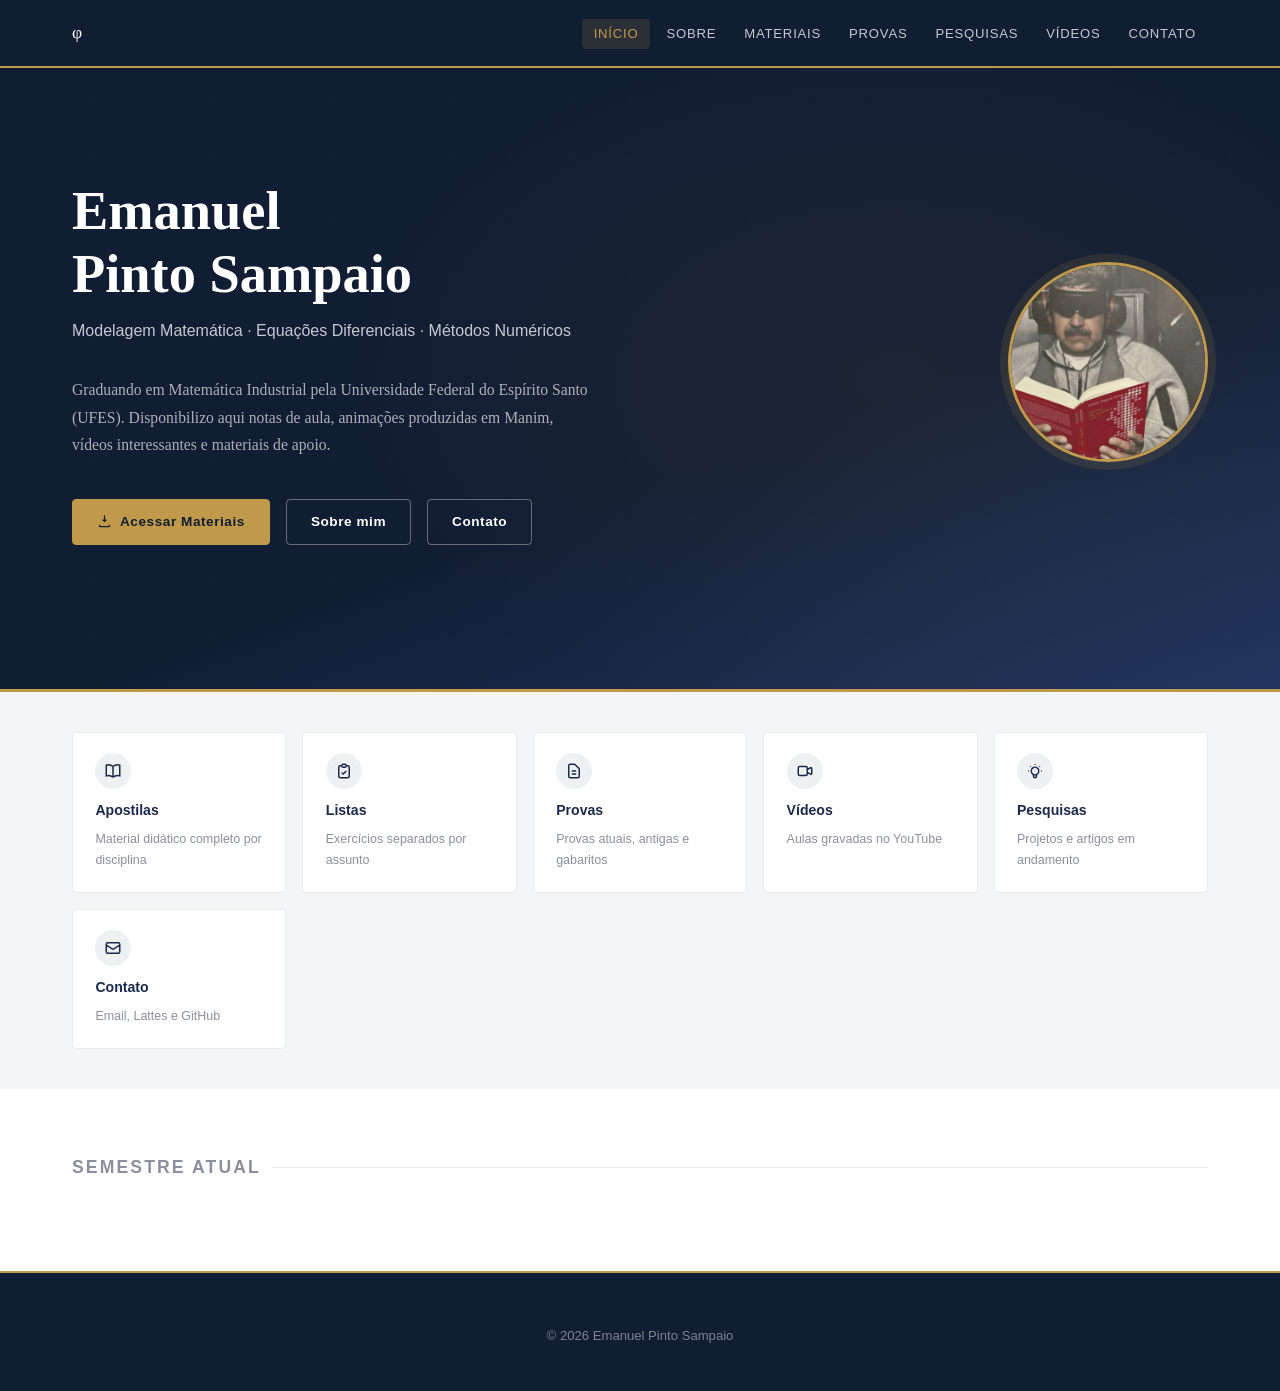
<file: index.html>
<!DOCTYPE html>
<html lang="pt-BR">
<head>
  <meta charset="UTF-8" />
  <meta name="viewport" content="width=device-width, initial-scale=1.0" />
  <title>Emanuel Pinto Sampaio — Matemática</title>
  <meta name="description" content="Emanuel Pinto Sampaio" />
  <link rel="stylesheet" href="css/style.css" />
</head>
<body>

<!-- ===== NAVBAR ===== -->
<nav class="navbar">
  <a href="index.html" class="nav-brand">
    φ </span>
  </a>
  <button class="nav-toggle" aria-label="Menu">
    <span></span><span></span><span></span>
  </button>
  <ul class="nav-links">
    <li><a href="index.html">Início</a></li>
    <li><a href="sobre.html">Sobre</a></li>
    <li><a href="materiais.html">Materiais</a></li>
    <li><a href="provas.html">Provas</a></li>
    <li><a href="pesquisas.html">Pesquisas</a></li>
    <li><a href="videos.html">Vídeos</a></li>
    <li><a href="contato.html">Contato</a></li>
  </ul>
</nav>

<!-- ===== HERO ===== -->
<div class="page-wrapper">
  <section class="hero">
    <div class="hero-inner container">
      <div class="hero-text">
        <!-- Edite: cargo e departamento -->
         <!--
        <p class="hero-tag">O que sabemos é uma gota; o que ignoramos é um oceano. <span>— Isaac Newton</span></p>
        -->
        <!-- Edite: nome completo -->
        <h1>Emanuel<br>Pinto Sampaio</h1>

        <!-- Edite: área de atuação -->
        <p class="hero-subtitle">
          Modelagem Matemática · Equações Diferenciais · Métodos Numéricos
        </p>

        <!-- Edite: texto de apresentação -->
        <p class="hero-bio">
          Graduando em Matemática Industrial pela Universidade Federal do Espírito Santo (UFES).
          Disponibilizo aqui notas de aula, animações produzidas em Manim, vídeos interessantes e materiais de apoio.
        </p>

        <div class="hero-actions">
          <a href="materiais.html" class="btn btn-primary">
            <svg width="15" height="15" fill="none" stroke="currentColor" stroke-width="2" viewBox="0 0 24 24"><path d="M12 2v10m0 0l-3-3m3 3l3-3M4 17v2a1 1 0 001 1h14a1 1 0 001-1v-2"/></svg>
            Acessar Materiais
          </a>
          <a href="sobre.html" class="btn btn-outline">Sobre mim</a>
          <a href="contato.html" class="btn btn-outline">Contato</a>
        </div>
      </div>

      <!-- FOTO: substitua o placeholder pela tag <img> abaixo:
           <img src="arquivos/foto.jpg" alt="Prof. Emanuel Pinto Sampaio" class="hero-photo" />
      -->
      <img src="{css,js,arquivos}/foto.jpeg" alt="Emanuel Pinto Sampaio" class="hero-photo" />
          <circle cx="12" cy="8" r="4"/><path d="M4 20c0-4 3.6-7 8-7s8 3 8 7"/>
    </div>
  </section>

  <!-- ===== LINKS RÁPIDOS ===== -->
  <div class="quick-links">
    <div class="quick-links-inner">

      <!-- Edite ou adicione mais cards -->
      <a href="materiais.html#apostilas" class="quick-card">
        <div class="quick-card-icon">
          <svg width="18" height="18" fill="none" stroke="currentColor" stroke-width="2" viewBox="0 0 24 24">
            <path d="M12 6.042A8.967 8.967 0 006 3.75c-1.052 0-2.062.18-3 .512v14.25A8.987 8.987 0 016 18c2.305 0 4.408.867 6 2.292m0-14.25a8.966 8.966 0 016-2.292c1.052 0 2.062.18 3 .512v14.25A8.987 8.987 0 0018 18a8.967 8.967 0 00-6 2.292m0-14.25v14.25"/>
          </svg>
        </div>
        <span class="quick-card-title">Apostilas</span>
        <p class="quick-card-desc">Material didático completo por disciplina</p>
      </a>

      <a href="materiais.html#listas" class="quick-card">
        <div class="quick-card-icon">
          <svg width="18" height="18" fill="none" stroke="currentColor" stroke-width="2" viewBox="0 0 24 24">
            <path d="M9 5H7a2 2 0 00-2 2v12a2 2 0 002 2h10a2 2 0 002-2V7a2 2 0 00-2-2h-2M9 5a2 2 0 002 2h2a2 2 0 002-2M9 5a2 2 0 012-2h2a2 2 0 012 2m-6 9l2 2 4-4"/>
          </svg>
        </div>
        <span class="quick-card-title">Listas</span>
        <p class="quick-card-desc">Exercícios separados por assunto</p>
      </a>

      <a href="provas.html" class="quick-card">
        <div class="quick-card-icon">
          <svg width="18" height="18" fill="none" stroke="currentColor" stroke-width="2" viewBox="0 0 24 24">
            <path d="M9 12h6m-6 4h6m2 5H7a2 2 0 01-2-2V5a2 2 0 012-2h5.586a1 1 0 01.707.293l5.414 5.414a1 1 0 01.293.707V19a2 2 0 01-2 2z"/>
          </svg>
        </div>
        <span class="quick-card-title">Provas</span>
        <p class="quick-card-desc">Provas atuais, antigas e gabaritos</p>
      </a>

      <a href="videos.html" class="quick-card">
        <div class="quick-card-icon">
          <svg width="18" height="18" fill="none" stroke="currentColor" stroke-width="2" viewBox="0 0 24 24">
            <path d="M15 10l4.553-2.276A1 1 0 0121 8.723v6.554a1 1 0 01-1.447.894L15 14M3 8a2 2 0 012-2h8a2 2 0 012 2v8a2 2 0 01-2 2H5a2 2 0 01-2-2V8z"/>
          </svg>
        </div>
        <span class="quick-card-title">Vídeos</span>
        <p class="quick-card-desc">Aulas gravadas no YouTube</p>
      </a>

      <a href="pesquisas.html" class="quick-card">
        <div class="quick-card-icon">
          <svg width="18" height="18" fill="none" stroke="currentColor" stroke-width="2" viewBox="0 0 24 24">
            <path d="M9.663 17h4.673M12 3v1m6.364 1.636l-.707.707M21 12h-1M4 12H3m3.343-5.657l-.707-.707m2.828 9.9a5 5 0 117.072 0l-.548.547A3.374 3.374 0 0014 18.469V19a2 2 0 11-4 0v-.531c0-.895-.356-1.754-.988-2.386l-.548-.547z"/>
          </svg>
        </div>
        <span class="quick-card-title">Pesquisas</span>
        <p class="quick-card-desc">Projetos e artigos em andamento</p>
      </a>

      <a href="contato.html" class="quick-card">
        <div class="quick-card-icon">
          <svg width="18" height="18" fill="none" stroke="currentColor" stroke-width="2" viewBox="0 0 24 24">
            <path d="M3 8l7.89 5.26a2 2 0 002.22 0L21 8M5 19h14a2 2 0 002-2V7a2 2 0 00-2-2H5a2 2 0 00-2 2v10a2 2 0 002 2z"/>
          </svg>
        </div>
        <span class="quick-card-title">Contato</span>
        <p class="quick-card-desc">Email, Lattes e GitHub</p>
      </a>

    </div>
  </div>

  <!-- ===== SEMESTRE ATUAL (seção de avisos rápidos) ===== -->
  <section class="page-section">
    <div class="container">
      <p class="section-title">Semestre atual</p>

      <div class="cards-grid">

        <!-- Edite: adicione uma card por disciplina ministrada no semestre -->
        <!--
        <div class="card">
          <p class="card-type">2025.2 · Graduação</p>
          <h3>Cálculo I</h3>
          <p>Turmas MAT001-A e MAT001-B. Segundas e quartas, 8h–10h, Sala 205.</p>
          <div class="card-footer">
            <a href="materiais.html" class="btn btn-outline-dark btn-sm">Ver materiais</a>
          </div>
        </div>

        <div class="card">
          <p class="card-type">2025.2 · Graduação</p>
          <h3>Álgebra Linear</h3>
          <p>Turma MAT030-A. Terças e quintas, 10h–12h, Sala 110.</p>
          <div class="card-footer">
            <a href="materiais.html" class="btn btn-outline-dark btn-sm">Ver materiais</a>
          </div>
        </div>

        <div class="card">
          <p class="card-type">2025.2 · Pós-graduação</p>
          <h3>Equações Diferenciais</h3>
          <p>Curso de pós-graduação em Matemática. Quartas, 14h–17h, Sala PG-02.</p>
          <div class="card-footer">
            <a href="materiais.html" class="btn btn-outline-dark btn-sm">Ver materiais</a>
          </div>
        </div>

        <div class="card">
          <p class="card-type">2025.2 · Graduação</p>
          <h3>NOME DA DISCIPLINA</h3>
          <p>Descrição, horários e sala.</p>
          <div class="card-footer">
            <a href="materiais.html" class="btn btn-outline-dark btn-sm">Ver materiais</a>
          </div>
        </div>
        -->

      </div>
    </div>
  </section>

</div><!-- /page-wrapper -->

<!-- ===== RODAPÉ ===== -->
<footer>
  <!-- Edite: nome, instituição e ano 
  <p> -->
  <p style="margin-top:.75rem;opacity:.6;">© <span id="year"></span> Emanuel Pinto Sampaio</p>
</footer>

<script src="js/main.js"></script>
<script>document.getElementById('year').textContent = new Date().getFullYear();</script>
</body>
</html>
</file>
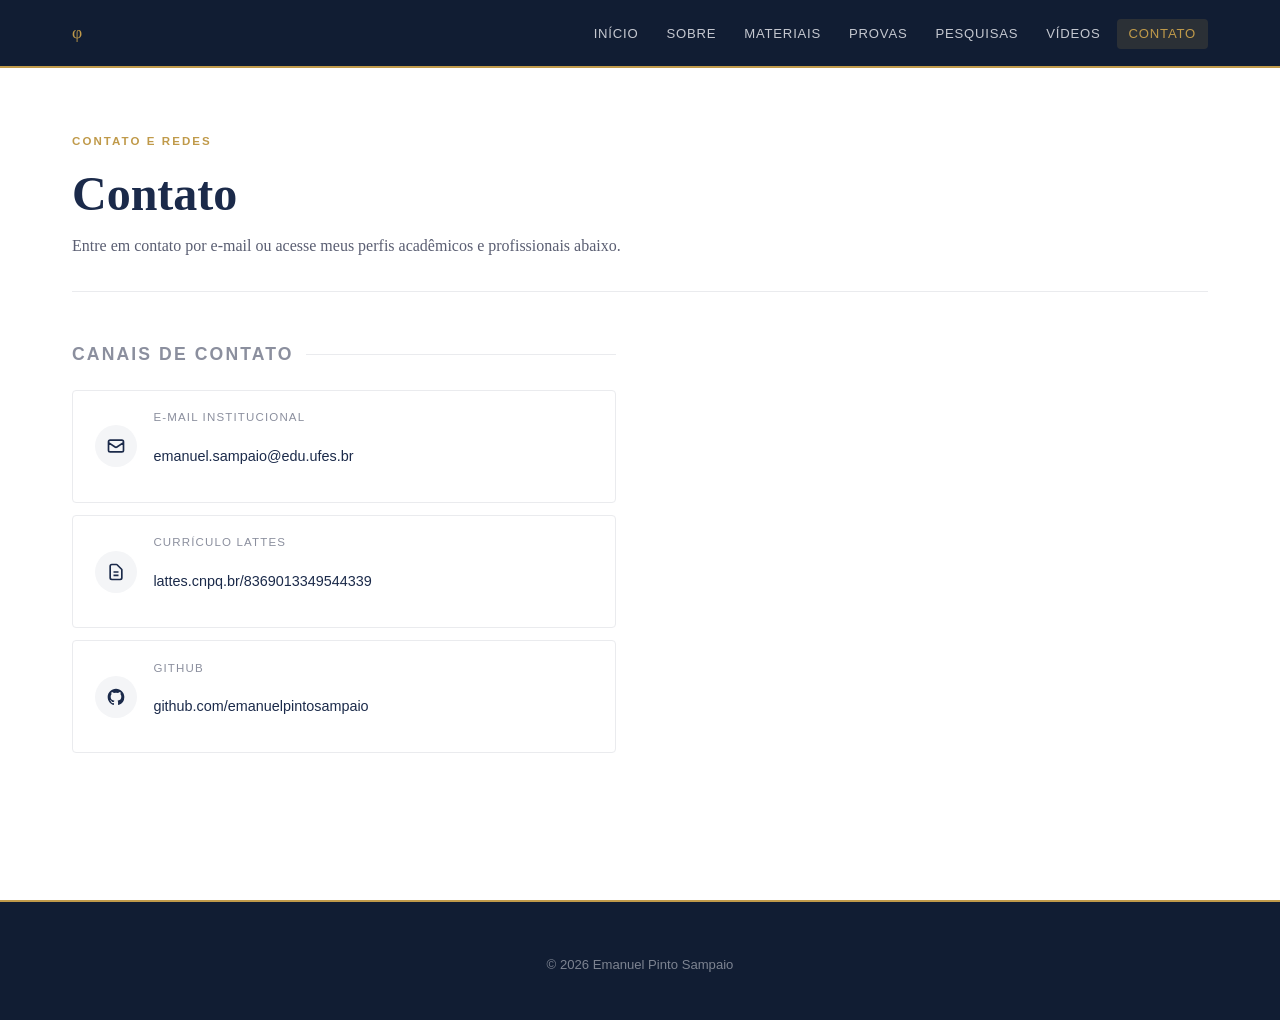
<file: contato.html>
<!DOCTYPE html>
<html lang="pt-BR">
<head>
  <meta charset="UTF-8" />
  <meta name="viewport" content="width=device-width, initial-scale=1.0" />
  <title>Contato — Emanuel Pinto Sampaio</title>
  <link rel="stylesheet" href="css/style.css" />
</head>
<body>

<nav class="navbar">
  <a href="index.html" class="nav-brand"><span>φ</span></a>
  <button class="nav-toggle" aria-label="Menu"><span></span><span></span><span></span></button>
  <ul class="nav-links">
    <li><a href="index.html">Início</a></li>
    <li><a href="sobre.html">Sobre</a></li>
    <li><a href="materiais.html">Materiais</a></li>
    <li><a href="provas.html">Provas</a></li>
    <li><a href="pesquisas.html">Pesquisas</a></li>
    <li><a href="videos.html">Vídeos</a></li>
    <li><a href="contato.html">Contato</a></li>
  </ul>
</nav>

<div class="page-wrapper">
  <div class="container">

    <header class="section-header">
      <p class="section-tag">Contato e redes</p>
      <h1>Contato</h1>
      <p>Entre em contato por e-mail ou acesse meus perfis acadêmicos e profissionais abaixo.</p>
    </header>

    <div class="contact-grid">

      <!-- ===== COLUNA ESQUERDA: LINKS ===== -->
      <div>
        <p class="section-title" style="margin-bottom:1.25rem;">Canais de contato</p>

        <!-- Edite: email e links -->
        <a href="mailto:emanuel.sampaio@edu.ufes.br" class="contact-item">
          <div class="contact-icon">
            <svg width="20" height="20" fill="none" stroke="currentColor" stroke-width="2" viewBox="0 0 24 24">
              <path d="M3 8l7.89 5.26a2 2 0 002.22 0L21 8M5 19h14a2 2 0 002-2V7a2 2 0 00-2-2H5a2 2 0 00-2 2v10a2 2 0 002 2z"/>
            </svg>
          </div>
          <div>
            <p class="contact-label">E-mail institucional</p>
            <!-- Edite: email -->
            <p class="contact-value">emanuel.sampaio@edu.ufes.br</p>
          </div>
        </a>

        <a href="http://lattes.cnpq.br/8369013349544339" target="_blank" rel="noopener" class="contact-item">
          <div class="contact-icon">
            <svg width="20" height="20" fill="none" stroke="currentColor" stroke-width="2" viewBox="0 0 24 24">
              <path d="M9 12h6m-6 4h6m2 5H7a2 2 0 01-2-2V5a2 2 0 012-2h5.586a1 1 0 01.707.293l5.414 5.414a1 1 0 01.293.707V19a2 2 0 01-2 2z"/>
            </svg>
          </div>
          <div>
            <p class="contact-label">Currículo Lattes</p>
            <!-- Edite: ID do Lattes -->
            <p class="contact-value">lattes.cnpq.br/8369013349544339</p>
          </div>
        </a>

        <a href="https://github.com/emanuelpintosampaio" target="_blank" rel="noopener" class="contact-item">
          <div class="contact-icon">
            <svg width="20" height="20" fill="currentColor" viewBox="0 0 24 24">
              <path d="M12 2C6.477 2 2 6.484 2 12.017c0 4.425 2.865 8.18 6.839 9.504.5.092.682-.217.682-.483 0-.237-.008-.868-.013-1.703-2.782.605-3.369-1.343-3.369-1.343-.454-1.158-1.11-1.466-1.11-1.466-.908-.62.069-.608.069-.608 1.003.07 1.531 1.032 1.531 1.032.892 1.53 2.341 1.088 2.91.832.092-.647.35-1.088.636-1.338-2.22-.253-4.555-1.113-4.555-4.951 0-1.093.39-1.988 1.029-2.688-.103-.253-.446-1.272.098-2.65 0 0 .84-.27 2.75 1.026A9.564 9.564 0 0112 6.844a9.59 9.59 0 012.504.337c1.909-1.296 2.747-1.027 2.747-1.027.546 1.379.202 2.398.1 2.651.64.7 1.028 1.595 1.028 2.688 0 3.848-2.339 4.695-4.566 4.943.359.309.678.92.678 1.855 0 1.338-.012 2.419-.012 2.747 0 .268.18.58.688.482A10.019 10.019 0 0022 12.017C22 6.484 17.522 2 12 2z"/>
            </svg>
          </div>
          <div>
            <p class="contact-label">GitHub</p>
            <!-- Edite: usuário GitHub -->
            <p class="contact-value">github.com/emanuelpintosampaio</p>
          </div>
        </a>

        <!-- MODELO: adicione outro canal de contato
        <a href="URL" target="_blank" rel="noopener" class="contact-item">
          <div class="contact-icon">ÍCONE SVG</div>
          <div>
            <p class="contact-label">NOME DA PLATAFORMA</p>
            <p class="contact-value">ENDEREÇO</p>
          </div>
        </a>
        -->

      </div>

      <!-- ===== COLUNA DIREITA: INFO EXTRA ===== -->
      <div>
        <!--
         Edite: endereço e horários
        <div class="sidebar-card">
          <h4>Localização</h4>
          <p style="font-size:.9rem;margin-bottom:.3rem;">
            <strong>Sala 210 — Prédio do Departamento de Matemática</strong>
          </p>
          <p style="font-size:.88rem;color:var(--gray-500);">
            Universidade Federal do Espírito Santo<br>
            Av. Fernando Ferrari, 514 — Goiabeiras<br>
            Vitória — ES · CEP 29075-910
          </p>
        </div> -->
        
        <!--
        <div class="sidebar-card">
          <h4>Horário de atendimento</h4>
          <ul style="font-family:var(--font-ui);font-size:.88rem;color:var(--text-light);display:flex;flex-direction:column;gap:.5rem;">
            Edite: dias e horários
            <li><strong style="color:var(--navy);width:70px;display:inline-block;">Segunda</strong> 14h – 16h</li>
            <li><strong style="color:var(--navy);width:70px;display:inline-block;">Quarta</strong> 10h – 12h</li>
            <li><strong style="color:var(--navy);width:70px;display:inline-block;">Sexta</strong> Por agendamento</li>
          </ul>
          <p style="font-size:.82rem;color:var(--gray-500);margin-top:.75rem;margin-bottom:0;">
            Para outros horários, entre em contato por e-mail.
          </p>
        </div> -->
        
        <!--
        <div class="sidebar-card">
          <h4>Orientação</h4>
          <p style="font-size:.9rem;margin-bottom:.5rem;">
            Aceito propostas para:
          </p>
          <div class="tag-list">
            <span class="tag">IC / PIBIC</span>
            <span class="tag">TCC</span>
            <span class="tag">Mestrado</span>
            <span class="tag">Doutorado</span>
            <span class="tag">Pós-doutorado</span>
          </div>
          <p style="font-size:.82rem;color:var(--gray-500);margin-top:.75rem;margin-bottom:0;">
            Envie seu currículo e uma breve descrição do interesse de pesquisa.
          </p>
        </div> -->

      </div>

    </div><!-- /contact-grid -->
  </div><!-- /container -->
</div><!-- /page-wrapper -->

<footer>
  <p style="margin-top:.75rem;opacity:.6;">© <span id="year"></span> Emanuel Pinto Sampaio</p>
</footer>

<script src="js/main.js"></script>
<script>document.getElementById('year').textContent = new Date().getFullYear();</script>
</body>
</html>
</file>
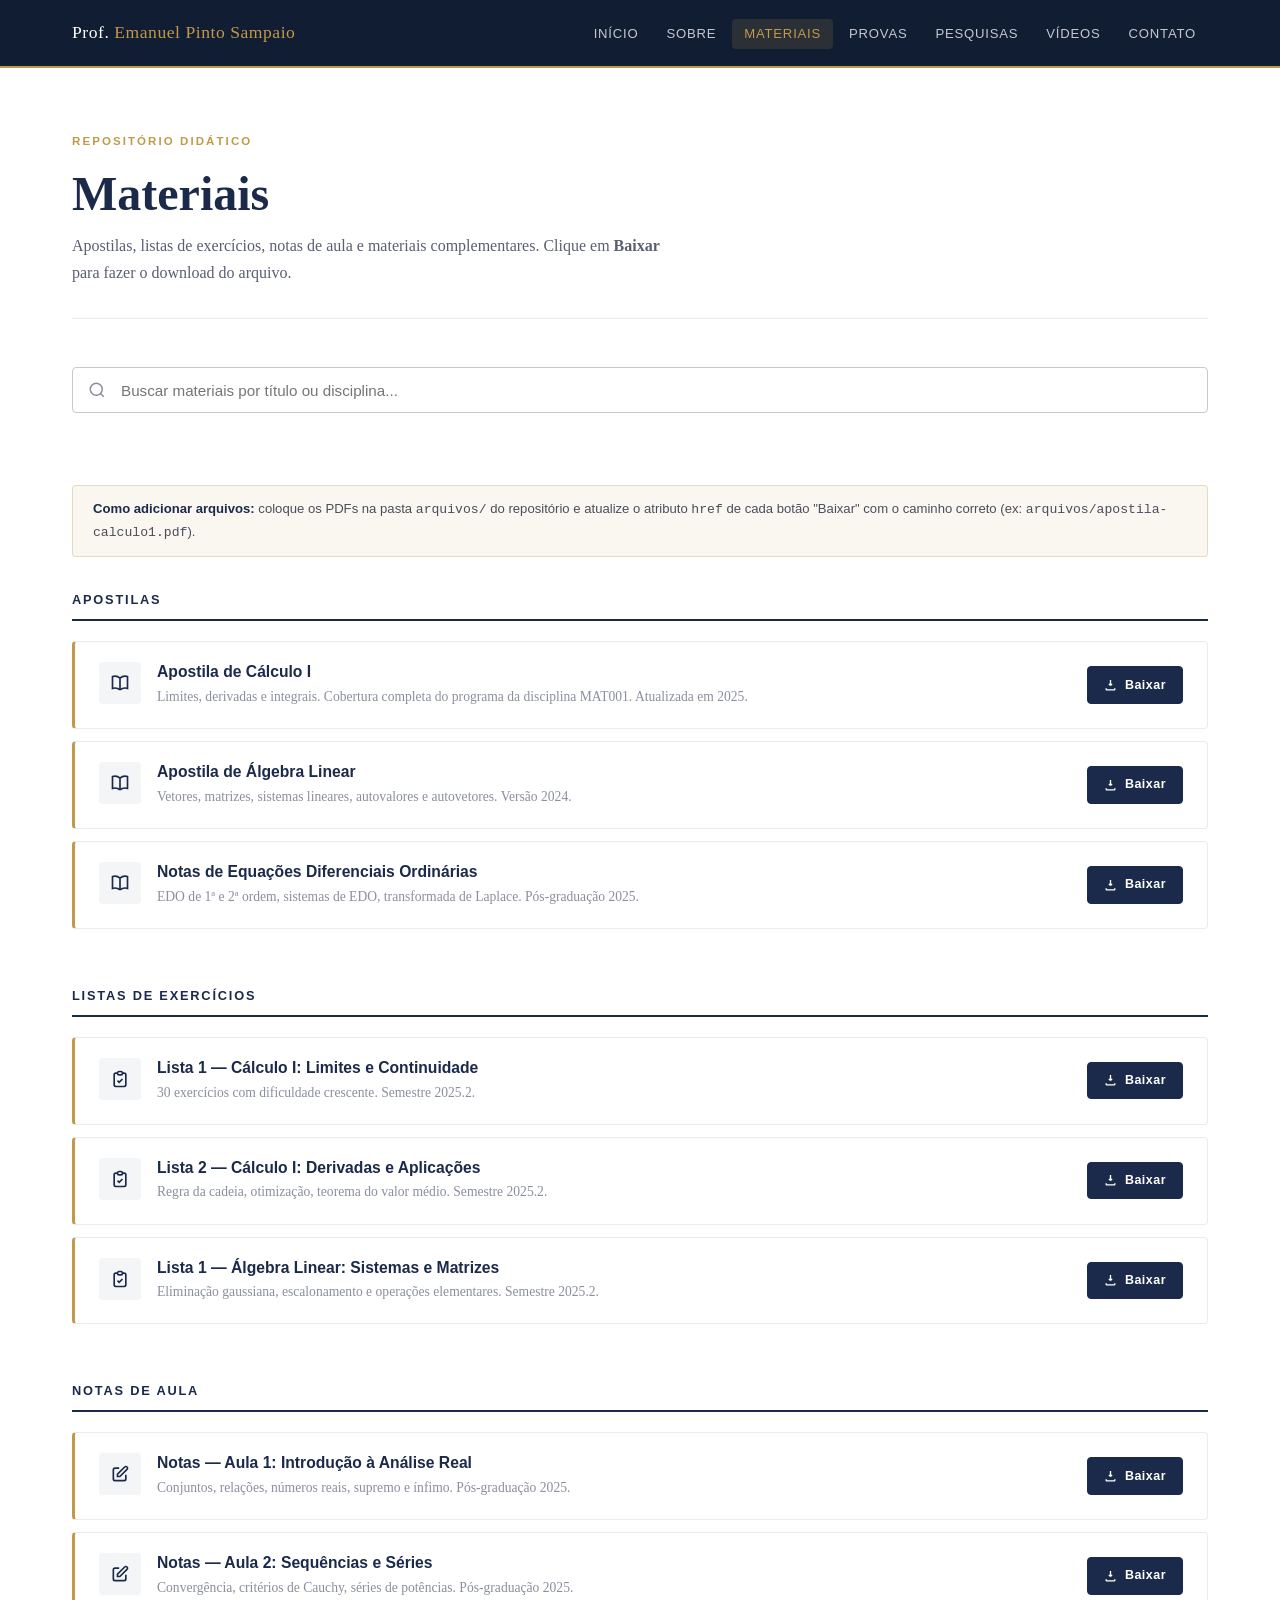
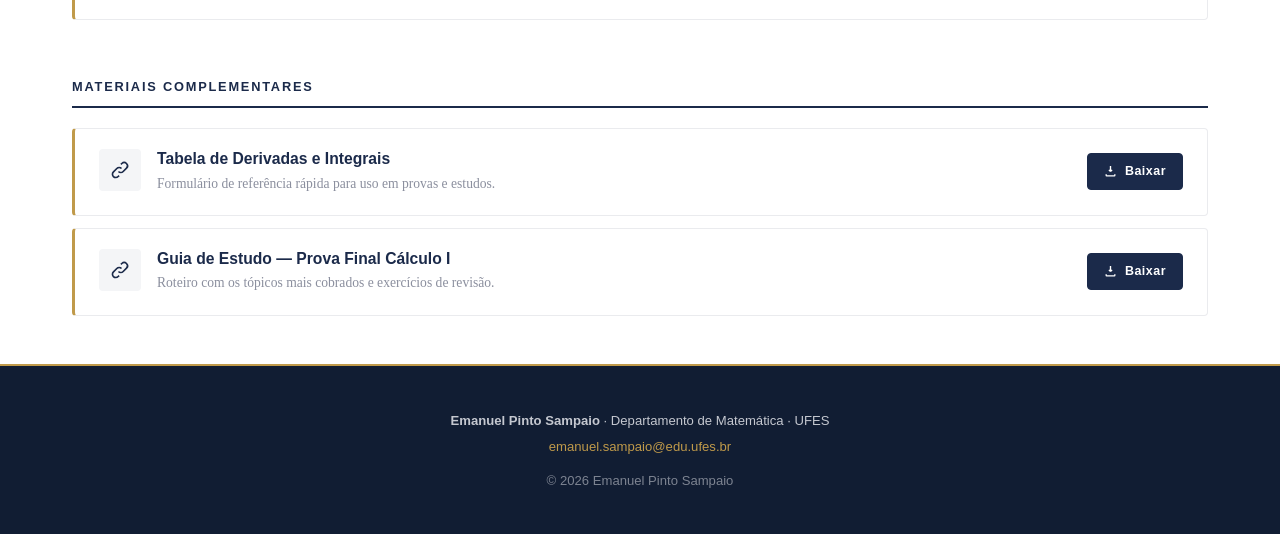
<file: materiais.html>
<!DOCTYPE html>
<html lang="pt-BR">
<head>
  <meta charset="UTF-8" />
  <meta name="viewport" content="width=device-width, initial-scale=1.0" />
  <title>Materiais — Emanuel Pinto Sampaio</title>
  <link rel="stylesheet" href="css/style.css" />
</head>
<body>

<nav class="navbar">
  <a href="index.html" class="nav-brand">Prof. <span>Emanuel Pinto Sampaio</span></a>
  <button class="nav-toggle" aria-label="Menu"><span></span><span></span><span></span></button>
  <ul class="nav-links">
    <li><a href="index.html">Início</a></li>
    <li><a href="sobre.html">Sobre</a></li>
    <li><a href="materiais.html">Materiais</a></li>
    <li><a href="provas.html">Provas</a></li>
    <li><a href="pesquisas.html">Pesquisas</a></li>
    <li><a href="videos.html">Vídeos</a></li>
    <li><a href="contato.html">Contato</a></li>
  </ul>
</nav>

<div class="page-wrapper">
  <div class="container">

    <header class="section-header">
      <p class="section-tag">Repositório didático</p>
      <h1>Materiais</h1>
      <p>Apostilas, listas de exercícios, notas de aula e materiais complementares. Clique em <strong>Baixar</strong> para fazer o download do arquivo.</p>
    </header>

    <!-- ===== BUSCA ===== -->
    <div class="search-bar">
      <svg class="search-icon" width="18" height="18" fill="none" stroke="currentColor" stroke-width="2" viewBox="0 0 24 24">
        <circle cx="11" cy="11" r="8"/><path d="M21 21l-4.35-4.35"/>
      </svg>
      <input type="search" id="search-input" placeholder="Buscar materiais por título ou disciplina..." autocomplete="off" />
    </div>
    <p id="search-count"></p>

    <div class="notice">
      <strong>Como adicionar arquivos:</strong> coloque os PDFs na pasta <code>arquivos/</code> do repositório e atualize o atributo <code>href</code> de cada botão "Baixar" com o caminho correto (ex: <code>arquivos/apostila-calculo1.pdf</code>).
    </div>

    <!-- =====================================================================
         APOSTILAS
         Para adicionar: copie um bloco .material-item e edite os campos.
    ===================================================================== -->
    <section id="apostilas" class="mat-category">
      <p class="mat-category-title">Apostilas</p>

      <div class="material-item" data-searchable>
        <div class="material-icon">
          <svg width="20" height="20" fill="none" stroke="currentColor" stroke-width="2" viewBox="0 0 24 24">
            <path d="M12 6.042A8.967 8.967 0 006 3.75c-1.052 0-2.062.18-3 .512v14.25A8.987 8.987 0 016 18c2.305 0 4.408.867 6 2.292m0-14.25a8.966 8.966 0 016-2.292c1.052 0 2.062.18 3 .512v14.25A8.987 8.987 0 0018 18a8.967 8.967 0 00-6 2.292m0-14.25v14.25"/>
          </svg>
        </div>
        <div class="material-info">
          <!-- Edite: título e descrição -->
          <h4>Apostila de Cálculo I</h4>
          <p>Limites, derivadas e integrais. Cobertura completa do programa da disciplina MAT001. Atualizada em 2025.</p>
        </div>
        <div class="material-action">
          <!-- Edite: href com o caminho do arquivo -->
          <a href="arquivos/apostila-calculo1.pdf" class="btn btn-download btn-sm" download>
            <svg width="13" height="13" fill="none" stroke="currentColor" stroke-width="2.5" viewBox="0 0 24 24">
              <path d="M12 2v10m0 0l-3-3m3 3l3-3M4 17v2a1 1 0 001 1h14a1 1 0 001-1v-2"/>
            </svg>
            Baixar
          </a>
        </div>
      </div>

      <div class="material-item" data-searchable>
        <div class="material-icon">
          <svg width="20" height="20" fill="none" stroke="currentColor" stroke-width="2" viewBox="0 0 24 24">
            <path d="M12 6.042A8.967 8.967 0 006 3.75c-1.052 0-2.062.18-3 .512v14.25A8.987 8.987 0 016 18c2.305 0 4.408.867 6 2.292m0-14.25a8.966 8.966 0 016-2.292c1.052 0 2.062.18 3 .512v14.25A8.987 8.987 0 0018 18a8.967 8.967 0 00-6 2.292m0-14.25v14.25"/>
          </svg>
        </div>
        <div class="material-info">
          <h4>Apostila de Álgebra Linear</h4>
          <p>Vetores, matrizes, sistemas lineares, autovalores e autovetores. Versão 2024.</p>
        </div>
        <div class="material-action">
          <a href="arquivos/apostila-algebra-linear.pdf" class="btn btn-download btn-sm" download>
            <svg width="13" height="13" fill="none" stroke="currentColor" stroke-width="2.5" viewBox="0 0 24 24">
              <path d="M12 2v10m0 0l-3-3m3 3l3-3M4 17v2a1 1 0 001 1h14a1 1 0 001-1v-2"/>
            </svg>
            Baixar
          </a>
        </div>
      </div>

      <div class="material-item" data-searchable>
        <div class="material-icon">
          <svg width="20" height="20" fill="none" stroke="currentColor" stroke-width="2" viewBox="0 0 24 24">
            <path d="M12 6.042A8.967 8.967 0 006 3.75c-1.052 0-2.062.18-3 .512v14.25A8.987 8.987 0 016 18c2.305 0 4.408.867 6 2.292m0-14.25a8.966 8.966 0 016-2.292c1.052 0 2.062.18 3 .512v14.25A8.987 8.987 0 0018 18a8.967 8.967 0 00-6 2.292m0-14.25v14.25"/>
          </svg>
        </div>
        <div class="material-info">
          <h4>Notas de Equações Diferenciais Ordinárias</h4>
          <p>EDO de 1ª e 2ª ordem, sistemas de EDO, transformada de Laplace. Pós-graduação 2025.</p>
        </div>
        <div class="material-action">
          <a href="arquivos/apostila-edo.pdf" class="btn btn-download btn-sm" download>
            <svg width="13" height="13" fill="none" stroke="currentColor" stroke-width="2.5" viewBox="0 0 24 24">
              <path d="M12 2v10m0 0l-3-3m3 3l3-3M4 17v2a1 1 0 001 1h14a1 1 0 001-1v-2"/>
            </svg>
            Baixar
          </a>
        </div>
      </div>

      <!-- MODELO APOSTILA: copie este bloco para adicionar
      <div class="material-item" data-searchable>
        <div class="material-icon">...</div>
        <div class="material-info">
          <h4>TÍTULO DA APOSTILA</h4>
          <p>Descrição do conteúdo.</p>
        </div>
        <div class="material-action">
          <a href="arquivos/NOME-DO-ARQUIVO.pdf" class="btn btn-download btn-sm" download>Baixar</a>
        </div>
      </div>
      -->
    </section>

    <!-- =====================================================================
         LISTAS DE EXERCÍCIOS
    ===================================================================== -->
    <section id="listas" class="mat-category">
      <p class="mat-category-title">Listas de Exercícios</p>

      <div class="material-item" data-searchable>
        <div class="material-icon">
          <svg width="20" height="20" fill="none" stroke="currentColor" stroke-width="2" viewBox="0 0 24 24">
            <path d="M9 5H7a2 2 0 00-2 2v12a2 2 0 002 2h10a2 2 0 002-2V7a2 2 0 00-2-2h-2M9 5a2 2 0 002 2h2a2 2 0 002-2M9 5a2 2 0 012-2h2a2 2 0 012 2m-6 9l2 2 4-4"/>
          </svg>
        </div>
        <div class="material-info">
          <h4>Lista 1 — Cálculo I: Limites e Continuidade</h4>
          <p>30 exercícios com dificuldade crescente. Semestre 2025.2.</p>
        </div>
        <div class="material-action">
          <a href="arquivos/lista1-calculo1-limites.pdf" class="btn btn-download btn-sm" download>
            <svg width="13" height="13" fill="none" stroke="currentColor" stroke-width="2.5" viewBox="0 0 24 24"><path d="M12 2v10m0 0l-3-3m3 3l3-3M4 17v2a1 1 0 001 1h14a1 1 0 001-1v-2"/></svg>
            Baixar
          </a>
        </div>
      </div>

      <div class="material-item" data-searchable>
        <div class="material-icon">
          <svg width="20" height="20" fill="none" stroke="currentColor" stroke-width="2" viewBox="0 0 24 24">
            <path d="M9 5H7a2 2 0 00-2 2v12a2 2 0 002 2h10a2 2 0 002-2V7a2 2 0 00-2-2h-2M9 5a2 2 0 002 2h2a2 2 0 002-2M9 5a2 2 0 012-2h2a2 2 0 012 2m-6 9l2 2 4-4"/>
          </svg>
        </div>
        <div class="material-info">
          <h4>Lista 2 — Cálculo I: Derivadas e Aplicações</h4>
          <p>Regra da cadeia, otimização, teorema do valor médio. Semestre 2025.2.</p>
        </div>
        <div class="material-action">
          <a href="arquivos/lista2-calculo1-derivadas.pdf" class="btn btn-download btn-sm" download>
            <svg width="13" height="13" fill="none" stroke="currentColor" stroke-width="2.5" viewBox="0 0 24 24"><path d="M12 2v10m0 0l-3-3m3 3l3-3M4 17v2a1 1 0 001 1h14a1 1 0 001-1v-2"/></svg>
            Baixar
          </a>
        </div>
      </div>

      <div class="material-item" data-searchable>
        <div class="material-icon">
          <svg width="20" height="20" fill="none" stroke="currentColor" stroke-width="2" viewBox="0 0 24 24">
            <path d="M9 5H7a2 2 0 00-2 2v12a2 2 0 002 2h10a2 2 0 002-2V7a2 2 0 00-2-2h-2M9 5a2 2 0 002 2h2a2 2 0 002-2M9 5a2 2 0 012-2h2a2 2 0 012 2m-6 9l2 2 4-4"/>
          </svg>
        </div>
        <div class="material-info">
          <h4>Lista 1 — Álgebra Linear: Sistemas e Matrizes</h4>
          <p>Eliminação gaussiana, escalonamento e operações elementares. Semestre 2025.2.</p>
        </div>
        <div class="material-action">
          <a href="arquivos/lista1-algebra-sistemas.pdf" class="btn btn-download btn-sm" download>
            <svg width="13" height="13" fill="none" stroke="currentColor" stroke-width="2.5" viewBox="0 0 24 24"><path d="M12 2v10m0 0l-3-3m3 3l3-3M4 17v2a1 1 0 001 1h14a1 1 0 001-1v-2"/></svg>
            Baixar
          </a>
        </div>
      </div>

    </section>

    <!-- =====================================================================
         NOTAS DE AULA
    ===================================================================== -->
    <section id="notas" class="mat-category">
      <p class="mat-category-title">Notas de Aula</p>

      <div class="material-item" data-searchable>
        <div class="material-icon">
          <svg width="20" height="20" fill="none" stroke="currentColor" stroke-width="2" viewBox="0 0 24 24">
            <path d="M11 5H6a2 2 0 00-2 2v11a2 2 0 002 2h11a2 2 0 002-2v-5m-1.414-9.414a2 2 0 112.828 2.828L11.828 15H9v-2.828l8.586-8.586z"/>
          </svg>
        </div>
        <div class="material-info">
          <h4>Notas — Aula 1: Introdução à Análise Real</h4>
          <p>Conjuntos, relações, números reais, supremo e ínfimo. Pós-graduação 2025.</p>
        </div>
        <div class="material-action">
          <a href="arquivos/notas-analise-aula1.pdf" class="btn btn-download btn-sm" download>
            <svg width="13" height="13" fill="none" stroke="currentColor" stroke-width="2.5" viewBox="0 0 24 24"><path d="M12 2v10m0 0l-3-3m3 3l3-3M4 17v2a1 1 0 001 1h14a1 1 0 001-1v-2"/></svg>
            Baixar
          </a>
        </div>
      </div>

      <div class="material-item" data-searchable>
        <div class="material-icon">
          <svg width="20" height="20" fill="none" stroke="currentColor" stroke-width="2" viewBox="0 0 24 24">
            <path d="M11 5H6a2 2 0 00-2 2v11a2 2 0 002 2h11a2 2 0 002-2v-5m-1.414-9.414a2 2 0 112.828 2.828L11.828 15H9v-2.828l8.586-8.586z"/>
          </svg>
        </div>
        <div class="material-info">
          <h4>Notas — Aula 2: Sequências e Séries</h4>
          <p>Convergência, critérios de Cauchy, séries de potências. Pós-graduação 2025.</p>
        </div>
        <div class="material-action">
          <a href="arquivos/notas-analise-aula2.pdf" class="btn btn-download btn-sm" download>
            <svg width="13" height="13" fill="none" stroke="currentColor" stroke-width="2.5" viewBox="0 0 24 24"><path d="M12 2v10m0 0l-3-3m3 3l3-3M4 17v2a1 1 0 001 1h14a1 1 0 001-1v-2"/></svg>
            Baixar
          </a>
        </div>
      </div>

    </section>

    <!-- =====================================================================
         MATERIAIS COMPLEMENTARES
    ===================================================================== -->
    <section id="complementares" class="mat-category">
      <p class="mat-category-title">Materiais Complementares</p>

      <div class="material-item" data-searchable>
        <div class="material-icon">
          <svg width="20" height="20" fill="none" stroke="currentColor" stroke-width="2" viewBox="0 0 24 24">
            <path d="M13.828 10.172a4 4 0 00-5.656 0l-4 4a4 4 0 105.656 5.656l1.102-1.101m-.758-4.899a4 4 0 005.656 0l4-4a4 4 0 00-5.656-5.656l-1.1 1.1"/>
          </svg>
        </div>
        <div class="material-info">
          <h4>Tabela de Derivadas e Integrais</h4>
          <p>Formulário de referência rápida para uso em provas e estudos.</p>
        </div>
        <div class="material-action">
          <a href="arquivos/formulario-derivadas-integrais.pdf" class="btn btn-download btn-sm" download>
            <svg width="13" height="13" fill="none" stroke="currentColor" stroke-width="2.5" viewBox="0 0 24 24"><path d="M12 2v10m0 0l-3-3m3 3l3-3M4 17v2a1 1 0 001 1h14a1 1 0 001-1v-2"/></svg>
            Baixar
          </a>
        </div>
      </div>

      <div class="material-item" data-searchable>
        <div class="material-icon">
          <svg width="20" height="20" fill="none" stroke="currentColor" stroke-width="2" viewBox="0 0 24 24">
            <path d="M13.828 10.172a4 4 0 00-5.656 0l-4 4a4 4 0 105.656 5.656l1.102-1.101m-.758-4.899a4 4 0 005.656 0l4-4a4 4 0 00-5.656-5.656l-1.1 1.1"/>
          </svg>
        </div>
        <div class="material-info">
          <h4>Guia de Estudo — Prova Final Cálculo I</h4>
          <p>Roteiro com os tópicos mais cobrados e exercícios de revisão.</p>
        </div>
        <div class="material-action">
          <a href="arquivos/guia-prova-calculo1.pdf" class="btn btn-download btn-sm" download>
            <svg width="13" height="13" fill="none" stroke="currentColor" stroke-width="2.5" viewBox="0 0 24 24"><path d="M12 2v10m0 0l-3-3m3 3l3-3M4 17v2a1 1 0 001 1h14a1 1 0 001-1v-2"/></svg>
            Baixar
          </a>
        </div>
      </div>

      <!-- MODELO: adicione mais materiais seguindo o padrão acima -->

    </section>

  </div><!-- /container -->
</div><!-- /page-wrapper -->

<footer>
  <p><strong>Emanuel Pinto Sampaio</strong> · Departamento de Matemática · UFES</p>
  <p><a href="mailto:emanuel.sampaio@edu.ufes.br">emanuel.sampaio@edu.ufes.br</a></p>
  <p style="margin-top:.75rem;opacity:.6;">© <span id="year"></span> Emanuel Pinto Sampaio</p>
</footer>

<script src="js/main.js"></script>
<script>document.getElementById('year').textContent = new Date().getFullYear();</script>
</body>
</html>
</file>
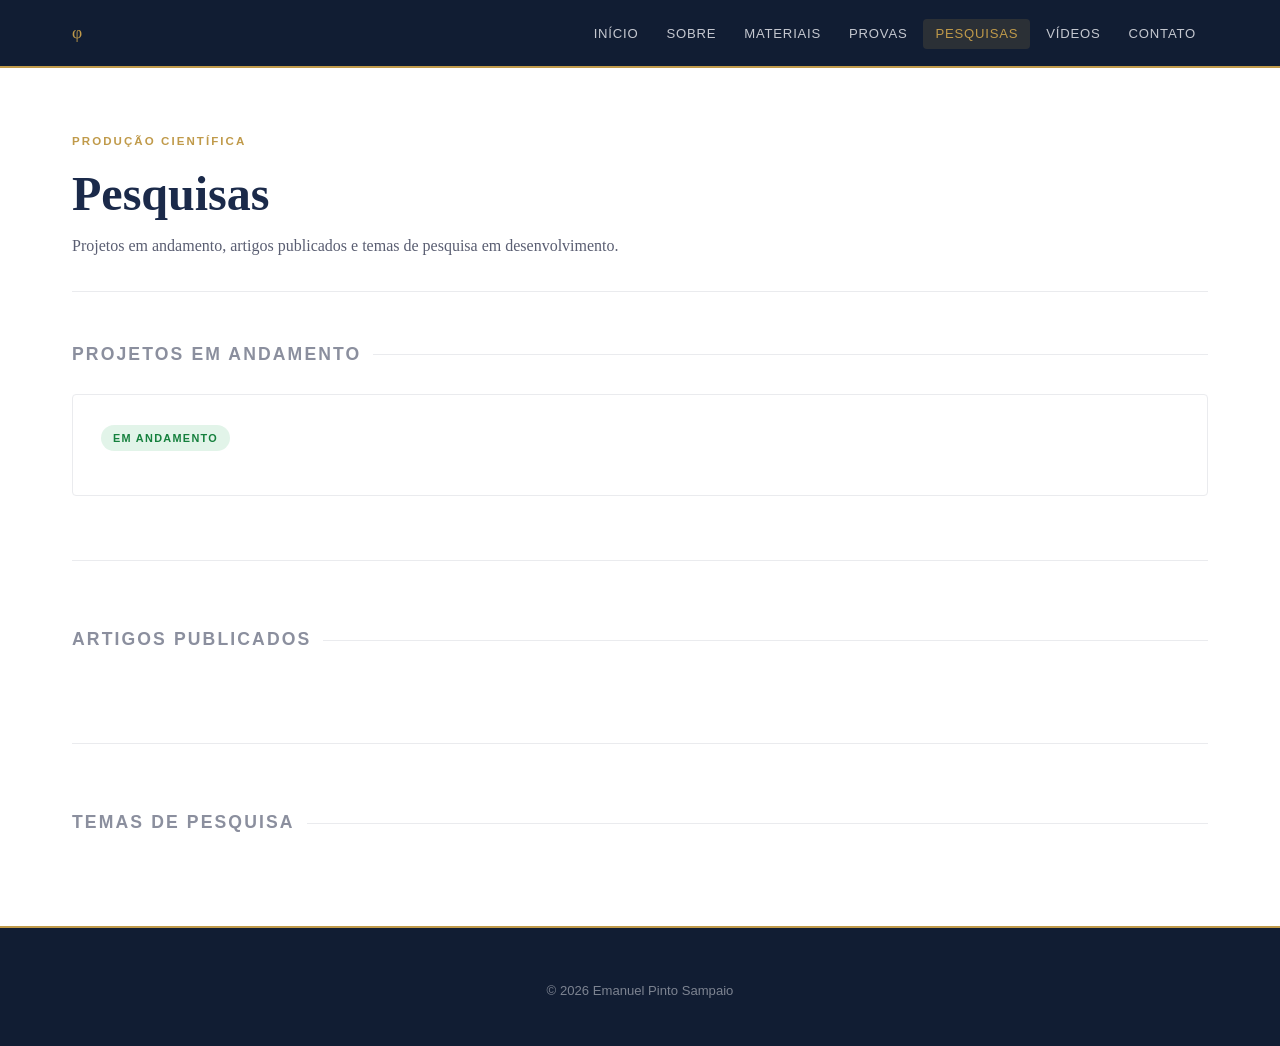
<file: pesquisas.html>
<!DOCTYPE html>
<html lang="pt-BR">
<head>
  <meta charset="UTF-8" />
  <meta name="viewport" content="width=device-width, initial-scale=1.0" />
  <title>Pesquisas — Emanuel Pinto Sampaio</title>
  <link rel="stylesheet" href="css/style.css" />
</head>
<body>

<nav class="navbar">
  <a href="index.html" class="nav-brand"> <span>φ</span></a>
  <button class="nav-toggle" aria-label="Menu"><span></span><span></span><span></span></button>
  <ul class="nav-links">
    <li><a href="index.html">Início</a></li>
    <li><a href="sobre.html">Sobre</a></li>
    <li><a href="materiais.html">Materiais</a></li>
    <li><a href="provas.html">Provas</a></li>
    <li><a href="pesquisas.html">Pesquisas</a></li>
    <li><a href="videos.html">Vídeos</a></li>
    <li><a href="contato.html">Contato</a></li>
  </ul>
</nav>

<div class="page-wrapper">
  <div class="container">

    <header class="section-header">
      <p class="section-tag">Produção científica</p>
      <h1>Pesquisas</h1>
      <p>Projetos em andamento, artigos publicados e temas de pesquisa em desenvolvimento.</p>
    </header>

    <!-- ===== PROJETOS EM ANDAMENTO ===== -->
    <section class="page-section" style="padding-top:0; border-top:none;">
      <p class="section-title">Projetos em andamento</p>

      <div style="display:flex;flex-direction:column;gap:1.25rem;">

        <!-- Edite: adicione um bloco por projeto -->
        <div class="research-card">
          <span class="research-badge badge-active">Em andamento</span>
          <!-- Edite: título, financiador, período e descrição -->
           <!--
          <h3>Regularidade de Soluções para EDP Degeneradas com Condições de Fronteira Mistas</h3>
          <p style="font-family:var(--font-ui);font-size:.8rem;color:var(--accent);font-weight:600;margin-bottom:.6rem;">
            CNPq — Universal 2023 · 2023–2026
          </p>
          <p>
            Este projeto investiga a regularidade (diferenciabilidade fraca e forte) de soluções fracas para uma
            classe de equações elípticas degeneradas com condições de Neumann e Dirichlet mistas. Utilizamos
            técnicas de espaços de Sobolev com pesos e estimativas de Caccioppoli para obter resultados de
            regularidade interior e de fronteira.
          </p>
          <p style="font-size:.88rem;color:var(--gray-500);">
            <strong>Equipe:</strong> Emanuel Pinto Sampaio (coord.), 2 doutorandos, 1 mestrando.
          </p>
        </div>-->


        <!-- MODELO: copie este bloco para adicionar um projeto
        <div class="research-card">
          <span class="research-badge badge-active">Em andamento</span>
          <h3>TÍTULO DO PROJETO</h3>
          <p style="font-family:var(--font-ui);font-size:.8rem;color:var(--accent);font-weight:600;margin-bottom:.6rem;">
            FINANCIADOR · ANO INÍCIO – ANO FIM
          </p>
          <p>Descrição do projeto.</p>
          <p style="font-size:.88rem;color:var(--gray-500);"><strong>Equipe:</strong> ...</p>
        </div>
        -->

      </div>
    </section>

    <!-- ===== ARTIGOS ===== -->
    <section class="page-section">
      <p class="section-title">Artigos publicados</p>

      <div style="display:flex;flex-direction:column;gap:1rem;">

        <!-- Edite: referência completa e link para o artigo -->
         <!--
        <div class="research-card">
          <span class="research-badge badge-article">Artigo</span>
          <h3>Hölder Regularity for Degenerate Elliptic Equations with Mixed Boundary Conditions</h3>
          <p style="font-size:.88rem;color:var(--gray-700);margin-bottom:.75rem;">
            <strong>Mendes, C. E.</strong>; Oliveira, R. A. — <em>Journal of Mathematical Analysis and Applications</em>, v. 512, n. 2, 2024.
          </p>
          <p style="font-size:.9rem;">
            Demonstramos regularidade Hölder local e global para soluções fracas de um operador elíptico degenerado
            do tipo p-Laplaciano com condições de Dirichlet e Neumann. Os resultados generalizam estimativas
            clássicas de Ladyzhenskaya e Ural'tseva para o caso degenerado.
          </p>
          <div style="margin-top:1rem;display:flex;gap:.75rem;flex-wrap:wrap;"> -->
            <!-- Edite: link DOI ou preprint -->
            <!--
            <a href="https://doi.org/10.1016/j.jmaa.2024.000000" target="_blank" rel="noopener" class="btn btn-outline-dark btn-sm">
              DOI
            </a>
            <a href="arquivos/artigo-holder-regularity-2024.pdf" class="btn btn-download btn-sm" download>
              <svg width="12" height="12" fill="none" stroke="currentColor" stroke-width="2.5" viewBox="0 0 24 24"><path d="M12 2v10m0 0l-3-3m3 3l3-3M4 17v2a1 1 0 001 1h14a1 1 0 001-1v-2"/></svg>
              PDF
            </a>
          </div>
        </div>-->
        <!--
        <div class="research-card">
          <span class="research-badge badge-article">Artigo</span>
          <h3>Convergence Analysis of an IMEX Scheme for Nonlinear Parabolic Problems</h3>
          <p style="font-size:.88rem;color:var(--gray-700);margin-bottom:.75rem;">
            <strong>Mendes, C. E.</strong>; Ferreira, L. C. F. — <em>Applied Numerical Mathematics</em>, v. 198, 2024.
          </p>
          <p style="font-size:.9rem;">
            Apresentamos uma análise de convergência completa de um esquema IMEX de segunda ordem para EDPs
            parabólicas com não linearidades stiff. Provamos estabilidade incondicional e erro de truncamento
            de ordem O(τ² + h⁴) sob condições mínimas de regularidade.
          </p>
          <div style="margin-top:1rem;display:flex;gap:.75rem;flex-wrap:wrap;">
            <a href="https://doi.org/10.1016/j.apnum.2024.000000" target="_blank" rel="noopener" class="btn btn-outline-dark btn-sm">
              DOI
            </a>
            <a href="arquivos/artigo-imex-convergence-2024.pdf" class="btn btn-download btn-sm" download>
              <svg width="12" height="12" fill="none" stroke="currentColor" stroke-width="2.5" viewBox="0 0 24 24"><path d="M12 2v10m0 0l-3-3m3 3l3-3M4 17v2a1 1 0 001 1h14a1 1 0 001-1v-2"/></svg>
              PDF
            </a>
          </div>
        </div> -->
        <!--
        <div class="research-card">
          <span class="research-badge badge-concluded">2022</span>
          <h3>Existence and Uniqueness for a Class of Degenerate Elliptic Problems in Weighted Sobolev Spaces</h3>
          <p style="font-size:.88rem;color:var(--gray-700);margin-bottom:.75rem;">
            <strong>Mendes, C. E.</strong> — <em>Nonlinear Analysis</em>, v. 215, 2022.
          </p>
          <p style="font-size:.9rem;">
            Estudo de existência e unicidade de soluções fracas em espaços de Sobolev com pesos para operadores
            elípticos degenerados. Utilizamos o método de Lax-Milgram generalizado em espaços de Hilbert com peso.
          </p>
          <div style="margin-top:1rem;display:flex;gap:.75rem;flex-wrap:wrap;">
            <a href="https://doi.org/10.1016/j.na.2022.000000" target="_blank" rel="noopener" class="btn btn-outline-dark btn-sm">DOI</a>
            <a href="arquivos/artigo-existence-uniqueness-2022.pdf" class="btn btn-download btn-sm" download>
              <svg width="12" height="12" fill="none" stroke="currentColor" stroke-width="2.5" viewBox="0 0 24 24"><path d="M12 2v10m0 0l-3-3m3 3l3-3M4 17v2a1 1 0 001 1h14a1 1 0 001-1v-2"/></svg>
              PDF
            </a>
          </div>
        </div> -->

        <!-- MODELO: copie para adicionar um artigo
        <div class="research-card">
          <span class="research-badge badge-article">Artigo</span>
          <h3>TÍTULO DO ARTIGO</h3>
          <p style="font-size:.88rem;color:var(--gray-700);margin-bottom:.75rem;">
            AUTORES — <em>PERIÓDICO</em>, v. X, n. Y, ANO.
          </p>
          <p style="font-size:.9rem;">Resumo do artigo.</p>
          <div style="margin-top:1rem;display:flex;gap:.75rem;">
            <a href="URL_DOI" target="_blank" rel="noopener" class="btn btn-outline-dark btn-sm">DOI</a>
            <a href="arquivos/ARQUIVO.pdf" class="btn btn-download btn-sm" download>PDF</a>
          </div>
        </div>
        -->

      </div>
    </section>

    <!-- ===== TEMAS DE PESQUISA ===== -->
    <section class="page-section">
      <p class="section-title">Temas de pesquisa</p>
      <div class="cards-grid">

        <!--
        <div class="card">
          <p class="card-type">Tema ativo</p>
          <h3>Operadores Elípticos Degenerados</h3>
          <p>Estudo de problemas variacionais com pesos que se anulam ou tornam-se singulares na fronteira do domínio.</p>
        </div> -->


      </div>
    </section> 

  </div><!-- /container -->
</div><!-- /page-wrapper -->

<footer>
  <p style="margin-top:.75rem;opacity:.6;">© <span id="year"></span> Emanuel Pinto Sampaio</p>
</footer>

<script src="js/main.js"></script>
<script>document.getElementById('year').textContent = new Date().getFullYear();</script>
</body>
</html>
</file>
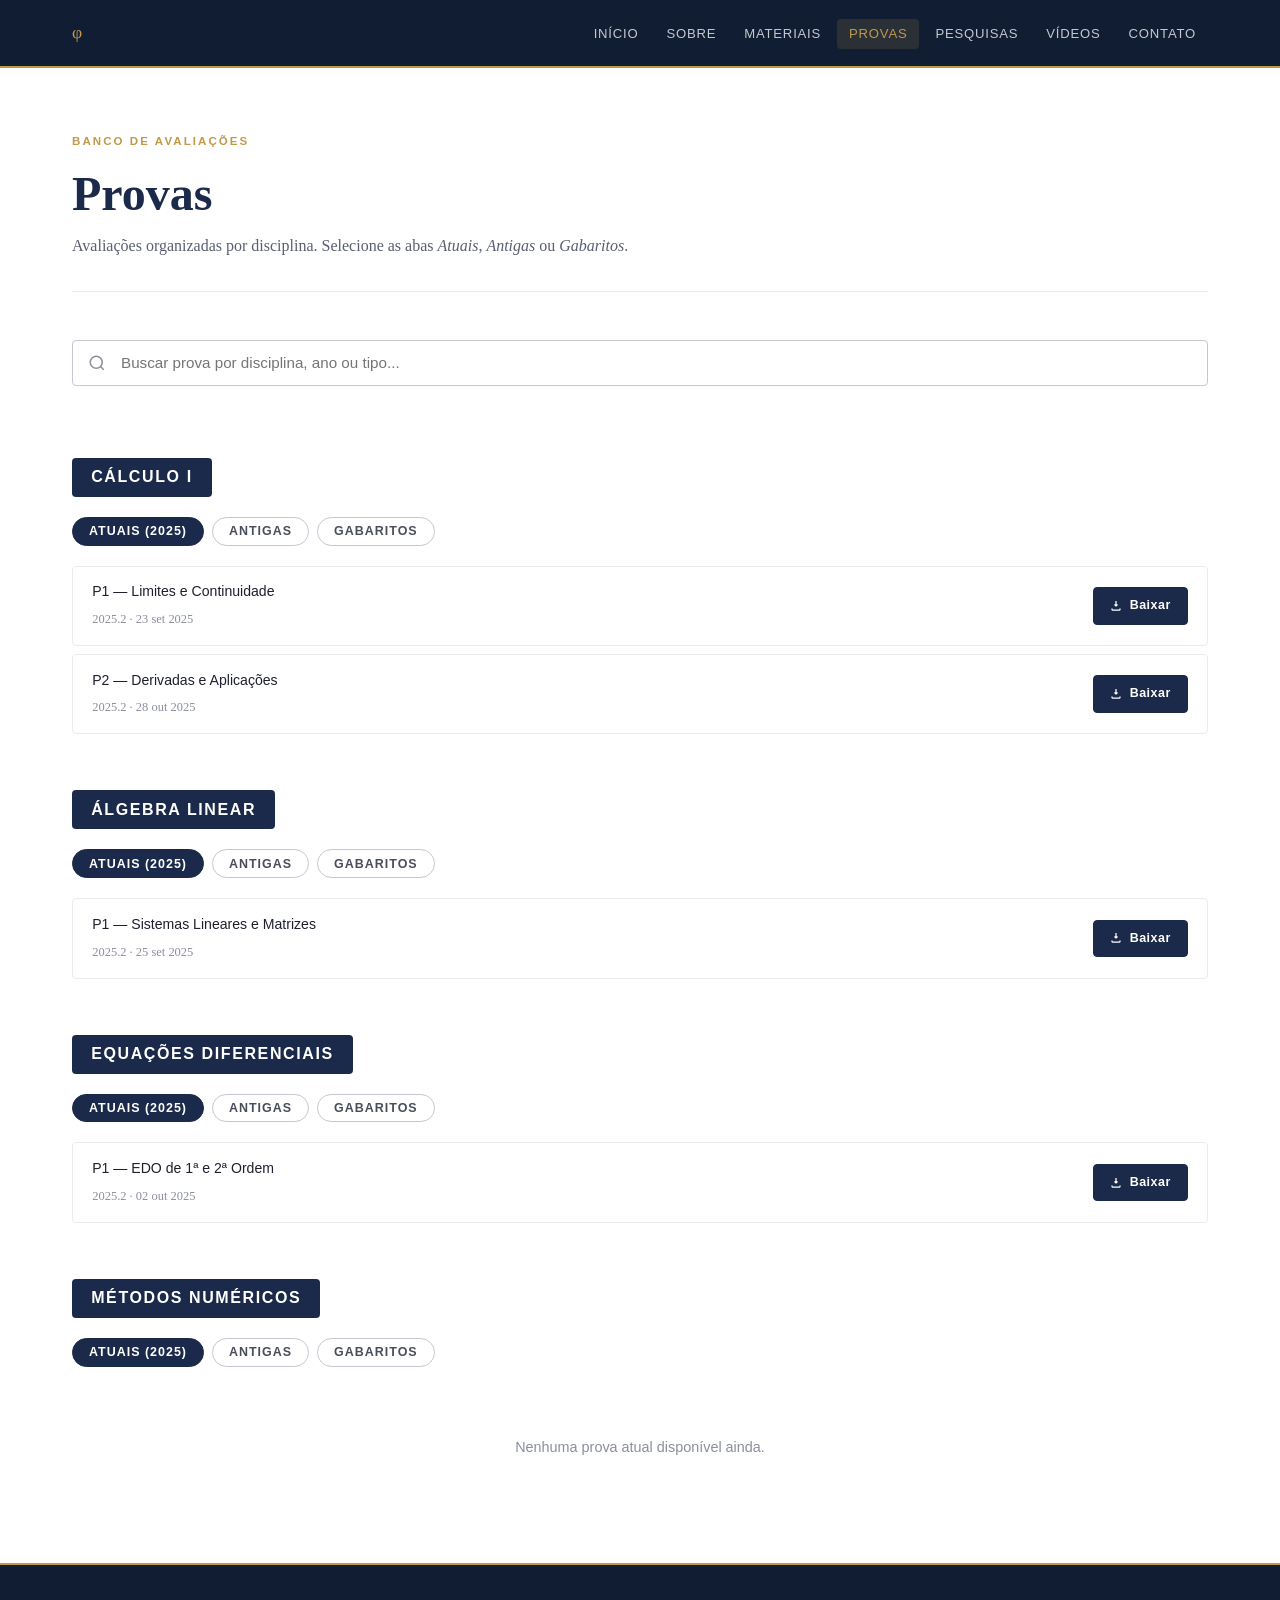
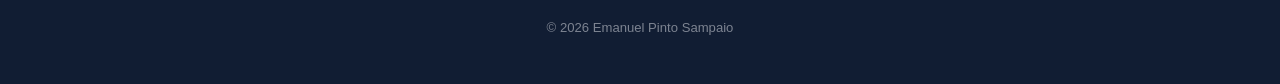
<file: provas.html>
<!DOCTYPE html>
<html lang="pt-BR">
<head>
  <meta charset="UTF-8" />
  <meta name="viewport" content="width=device-width, initial-scale=1.0" />
  <title>Provas — Emanuel Pinto Sampaio</title>
  <link rel="stylesheet" href="css/style.css" />
</head>
<body>

<nav class="navbar">
  <a href="index.html" class="nav-brand"><span>φ</span></a>
  <button class="nav-toggle" aria-label="Menu"><span></span><span></span><span></span></button>
  <ul class="nav-links">
    <li><a href="index.html">Início</a></li>
    <li><a href="sobre.html">Sobre</a></li>
    <li><a href="materiais.html">Materiais</a></li>
    <li><a href="provas.html">Provas</a></li>
    <li><a href="pesquisas.html">Pesquisas</a></li>
    <li><a href="videos.html">Vídeos</a></li>
    <li><a href="contato.html">Contato</a></li>
  </ul>
</nav>

<div class="page-wrapper">
  <div class="container">

    <header class="section-header">
      <p class="section-tag">Banco de avaliações</p>
      <h1>Provas</h1>
      <p>Avaliações organizadas por disciplina. Selecione as abas <em>Atuais</em>, <em>Antigas</em> ou <em>Gabaritos</em>.</p>
    </header>

    <!-- ===== BUSCA ===== -->
    <div class="search-bar">
      <svg class="search-icon" width="18" height="18" fill="none" stroke="currentColor" stroke-width="2" viewBox="0 0 24 24">
        <circle cx="11" cy="11" r="8"/><path d="M21 21l-4.35-4.35"/>
      </svg>
      <input type="search" id="search-input" placeholder="Buscar prova por disciplina, ano ou tipo..." autocomplete="off" />
    </div>
    <p id="search-count"></p>


    <!-- =================================================================
         BLOCO POR DISCIPLINA
         Para adicionar uma nova disciplina: copie todo o .subject-block
    ================================================================= -->

    <!-- ===== CÁLCULO I ===== -->
    <div class="subject-block" data-searchable>
      <h3>Cálculo I</h3>

      <!-- Abas -->
      <div class="exam-tabs">
        <button class="exam-tab">Atuais (2025)</button>
        <button class="exam-tab">Antigas</button>
        <button class="exam-tab">Gabaritos</button>
      </div>

      <!-- Painel: Atuais -->
      <div class="exam-panel">
        <div class="exam-row">
          <div class="exam-row-info">
            <span>P1 — Limites e Continuidade</span>
            <small>2025.2 · 23 set 2025</small>
          </div>
          <!-- Edite: href com o caminho do arquivo -->
          <a href="arquivos/calculo1-p1-2025-2.pdf" class="btn btn-download btn-sm" download>
            <svg width="12" height="12" fill="none" stroke="currentColor" stroke-width="2.5" viewBox="0 0 24 24"><path d="M12 2v10m0 0l-3-3m3 3l3-3M4 17v2a1 1 0 001 1h14a1 1 0 001-1v-2"/></svg>
            Baixar
          </a>
        </div>

        <div class="exam-row">
          <div class="exam-row-info">
            <span>P2 — Derivadas e Aplicações</span>
            <small>2025.2 · 28 out 2025</small>
          </div>
          <a href="arquivos/calculo1-p2-2025-2.pdf" class="btn btn-download btn-sm" download>
            <svg width="12" height="12" fill="none" stroke="currentColor" stroke-width="2.5" viewBox="0 0 24 24"><path d="M12 2v10m0 0l-3-3m3 3l3-3M4 17v2a1 1 0 001 1h14a1 1 0 001-1v-2"/></svg>
            Baixar
          </a>
        </div>

        <!-- MODELO: copie para adicionar nova prova atual
        <div class="exam-row">
          <div class="exam-row-info">
            <span>TÍTULO DA PROVA</span>
            <small>SEMESTRE · DATA</small>
          </div>
          <a href="arquivos/ARQUIVO.pdf" class="btn btn-download btn-sm" download>Baixar</a>
        </div>
        -->
      </div>

      <!-- Painel: Antigas -->
      <div class="exam-panel">
        <div class="exam-row">
          <div class="exam-row-info">
            <span>P1 — 2024.2</span>
            <small>Limites e Continuidade · 2024</small>
          </div>
          <a href="arquivos/calculo1-p1-2024-2.pdf" class="btn btn-download btn-sm" download>
            <svg width="12" height="12" fill="none" stroke="currentColor" stroke-width="2.5" viewBox="0 0 24 24"><path d="M12 2v10m0 0l-3-3m3 3l3-3M4 17v2a1 1 0 001 1h14a1 1 0 001-1v-2"/></svg>
            Baixar
          </a>
        </div>
        <div class="exam-row">
          <div class="exam-row-info">
            <span>P2 — 2024.2</span>
            <small>Derivadas · 2024</small>
          </div>
          <a href="arquivos/calculo1-p2-2024-2.pdf" class="btn btn-download btn-sm" download>
            <svg width="12" height="12" fill="none" stroke="currentColor" stroke-width="2.5" viewBox="0 0 24 24"><path d="M12 2v10m0 0l-3-3m3 3l3-3M4 17v2a1 1 0 001 1h14a1 1 0 001-1v-2"/></svg>
            Baixar
          </a>
        </div>
        <div class="exam-row">
          <div class="exam-row-info">
            <span>Final — 2024.1</span>
            <small>Conteúdo completo · 2024</small>
          </div>
          <a href="arquivos/calculo1-final-2024-1.pdf" class="btn btn-download btn-sm" download>
            <svg width="12" height="12" fill="none" stroke="currentColor" stroke-width="2.5" viewBox="0 0 24 24"><path d="M12 2v10m0 0l-3-3m3 3l3-3M4 17v2a1 1 0 001 1h14a1 1 0 001-1v-2"/></svg>
            Baixar
          </a>
        </div>
      </div>

      <!-- Painel: Gabaritos -->
      <div class="exam-panel">
        <div class="exam-row">
          <div class="exam-row-info">
            <span>Gabarito P1 — 2025.2</span>
            <small>Disponibilizado após a prova</small>
          </div>
          <a href="arquivos/calculo1-p1-2025-2-gabarito.pdf" class="btn btn-download btn-sm" download>
            <svg width="12" height="12" fill="none" stroke="currentColor" stroke-width="2.5" viewBox="0 0 24 24"><path d="M12 2v10m0 0l-3-3m3 3l3-3M4 17v2a1 1 0 001 1h14a1 1 0 001-1v-2"/></svg>
            Baixar
          </a>
        </div>
        <div class="exam-row">
          <div class="exam-row-info">
            <span>Gabarito P1 — 2024.2</span>
            <small></small>
          </div>
          <a href="arquivos/calculo1-p1-2024-2-gabarito.pdf" class="btn btn-download btn-sm" download>
            <svg width="12" height="12" fill="none" stroke="currentColor" stroke-width="2.5" viewBox="0 0 24 24"><path d="M12 2v10m0 0l-3-3m3 3l3-3M4 17v2a1 1 0 001 1h14a1 1 0 001-1v-2"/></svg>
            Baixar
          </a>
        </div>
      </div>
    </div>

    <!-- ===== ÁLGEBRA LINEAR ===== -->
    <div class="subject-block" data-searchable>
      <h3>Álgebra Linear</h3>

      <div class="exam-tabs">
        <button class="exam-tab">Atuais (2025)</button>
        <button class="exam-tab">Antigas</button>
        <button class="exam-tab">Gabaritos</button>
      </div>

      <div class="exam-panel">
        <div class="exam-row">
          <div class="exam-row-info">
            <span>P1 — Sistemas Lineares e Matrizes</span>
            <small>2025.2 · 25 set 2025</small>
          </div>
          <a href="arquivos/algebra-p1-2025-2.pdf" class="btn btn-download btn-sm" download>
            <svg width="12" height="12" fill="none" stroke="currentColor" stroke-width="2.5" viewBox="0 0 24 24"><path d="M12 2v10m0 0l-3-3m3 3l3-3M4 17v2a1 1 0 001 1h14a1 1 0 001-1v-2"/></svg>
            Baixar
          </a>
        </div>
      </div>

      <div class="exam-panel">
        <div class="exam-row">
          <div class="exam-row-info">
            <span>P1 — 2024.2</span>
            <small>Sistemas e Matrizes · 2024</small>
          </div>
          <a href="arquivos/algebra-p1-2024-2.pdf" class="btn btn-download btn-sm" download>
            <svg width="12" height="12" fill="none" stroke="currentColor" stroke-width="2.5" viewBox="0 0 24 24"><path d="M12 2v10m0 0l-3-3m3 3l3-3M4 17v2a1 1 0 001 1h14a1 1 0 001-1v-2"/></svg>
            Baixar
          </a>
        </div>
        <div class="exam-row">
          <div class="exam-row-info">
            <span>P2 — 2024.2</span>
            <small>Autovalores e Diagonalização · 2024</small>
          </div>
          <a href="arquivos/algebra-p2-2024-2.pdf" class="btn btn-download btn-sm" download>
            <svg width="12" height="12" fill="none" stroke="currentColor" stroke-width="2.5" viewBox="0 0 24 24"><path d="M12 2v10m0 0l-3-3m3 3l3-3M4 17v2a1 1 0 001 1h14a1 1 0 001-1v-2"/></svg>
            Baixar
          </a>
        </div>
      </div>

      <div class="exam-panel">
        <div class="exam-row">
          <div class="exam-row-info">
            <span>Gabarito P1 — 2024.2</span>
            <small></small>
          </div>
          <a href="arquivos/algebra-p1-2024-2-gabarito.pdf" class="btn btn-download btn-sm" download>
            <svg width="12" height="12" fill="none" stroke="currentColor" stroke-width="2.5" viewBox="0 0 24 24"><path d="M12 2v10m0 0l-3-3m3 3l3-3M4 17v2a1 1 0 001 1h14a1 1 0 001-1v-2"/></svg>
            Baixar
          </a>
        </div>
      </div>
    </div>

    <!-- ===== EQUAÇÕES DIFERENCIAIS ===== -->
    <div class="subject-block" data-searchable>
      <h3>Equações Diferenciais</h3>

      <div class="exam-tabs">
        <button class="exam-tab">Atuais (2025)</button>
        <button class="exam-tab">Antigas</button>
        <button class="exam-tab">Gabaritos</button>
      </div>

      <div class="exam-panel">
        <div class="exam-row">
          <div class="exam-row-info">
            <span>P1 — EDO de 1ª e 2ª Ordem</span>
            <small>2025.2 · 02 out 2025</small>
          </div>
          <a href="arquivos/edo-p1-2025-2.pdf" class="btn btn-download btn-sm" download>
            <svg width="12" height="12" fill="none" stroke="currentColor" stroke-width="2.5" viewBox="0 0 24 24"><path d="M12 2v10m0 0l-3-3m3 3l3-3M4 17v2a1 1 0 001 1h14a1 1 0 001-1v-2"/></svg>
            Baixar
          </a>
        </div>
      </div>

      <div class="exam-panel">
        <div class="exam-row">
          <div class="exam-row-info">
            <span>P1 — 2024.1</span>
            <small>EDO de 1ª Ordem · 2024</small>
          </div>
          <a href="arquivos/edo-p1-2024-1.pdf" class="btn btn-download btn-sm" download>
            <svg width="12" height="12" fill="none" stroke="currentColor" stroke-width="2.5" viewBox="0 0 24 24"><path d="M12 2v10m0 0l-3-3m3 3l3-3M4 17v2a1 1 0 001 1h14a1 1 0 001-1v-2"/></svg>
            Baixar
          </a>
        </div>
      </div>

      <div class="exam-panel">
        <div class="exam-row">
          <div class="exam-row-info">
            <span>Gabarito P1 — 2024.1</span>
            <small></small>
          </div>
          <a href="arquivos/edo-p1-2024-1-gabarito.pdf" class="btn btn-download btn-sm" download>
            <svg width="12" height="12" fill="none" stroke="currentColor" stroke-width="2.5" viewBox="0 0 24 24"><path d="M12 2v10m0 0l-3-3m3 3l3-3M4 17v2a1 1 0 001 1h14a1 1 0 001-1v-2"/></svg>
            Baixar
          </a>
        </div>
      </div>
    </div>

    <!-- ===== MÉTODOS NUMÉRICOS ===== -->
    <div class="subject-block" data-searchable>
      <h3>Métodos Numéricos</h3>

      <div class="exam-tabs">
        <button class="exam-tab">Atuais (2025)</button>
        <button class="exam-tab">Antigas</button>
        <button class="exam-tab">Gabaritos</button>
      </div>

      <div class="exam-panel">
        <p class="empty-state">Nenhuma prova atual disponível ainda.</p>
      </div>

      <div class="exam-panel">
        <div class="exam-row">
          <div class="exam-row-info">
            <span>P1 — Interpolação e Diferenças Finitas</span>
            <small>2024.1 · Método de Newton</small>
          </div>
          <a href="arquivos/numericos-p1-2024-1.pdf" class="btn btn-download btn-sm" download>
            <svg width="12" height="12" fill="none" stroke="currentColor" stroke-width="2.5" viewBox="0 0 24 24"><path d="M12 2v10m0 0l-3-3m3 3l3-3M4 17v2a1 1 0 001 1h14a1 1 0 001-1v-2"/></svg>
            Baixar
          </a>
        </div>
      </div>

      <div class="exam-panel">
        <div class="exam-row">
          <div class="exam-row-info">
            <span>Gabarito P1 — 2024.1</span>
            <small></small>
          </div>
          <a href="arquivos/numericos-p1-2024-1-gabarito.pdf" class="btn btn-download btn-sm" download>
            <svg width="12" height="12" fill="none" stroke="currentColor" stroke-width="2.5" viewBox="0 0 24 24"><path d="M12 2v10m0 0l-3-3m3 3l3-3M4 17v2a1 1 0 001 1h14a1 1 0 001-1v-2"/></svg>
            Baixar
          </a>
        </div>
      </div>
    </div>

    <!-- MODELO: copie este bloco para adicionar uma nova disciplina
    <div class="subject-block" data-searchable>
      <h3>NOME DA DISCIPLINA</h3>
      <div class="exam-tabs">
        <button class="exam-tab">Atuais</button>
        <button class="exam-tab">Antigas</button>
        <button class="exam-tab">Gabaritos</button>
      </div>
      <div class="exam-panel">
        <div class="exam-row">
          <div class="exam-row-info">
            <span>TÍTULO DA PROVA</span>
            <small>SEMESTRE · DATA</small>
          </div>
          <a href="arquivos/ARQUIVO.pdf" class="btn btn-download btn-sm" download>Baixar</a>
        </div>
      </div>
      <div class="exam-panel">...</div>
      <div class="exam-panel">...</div>
    </div>
    -->

  </div><!-- /container -->
</div><!-- /page-wrapper -->

<footer>
  <p style="margin-top:.75rem;opacity:.6;">© <span id="year"></span> Emanuel Pinto Sampaio</p>
</footer>

<script src="js/main.js"></script>
<script>document.getElementById('year').textContent = new Date().getFullYear();</script>
</body>
</html>
</file>
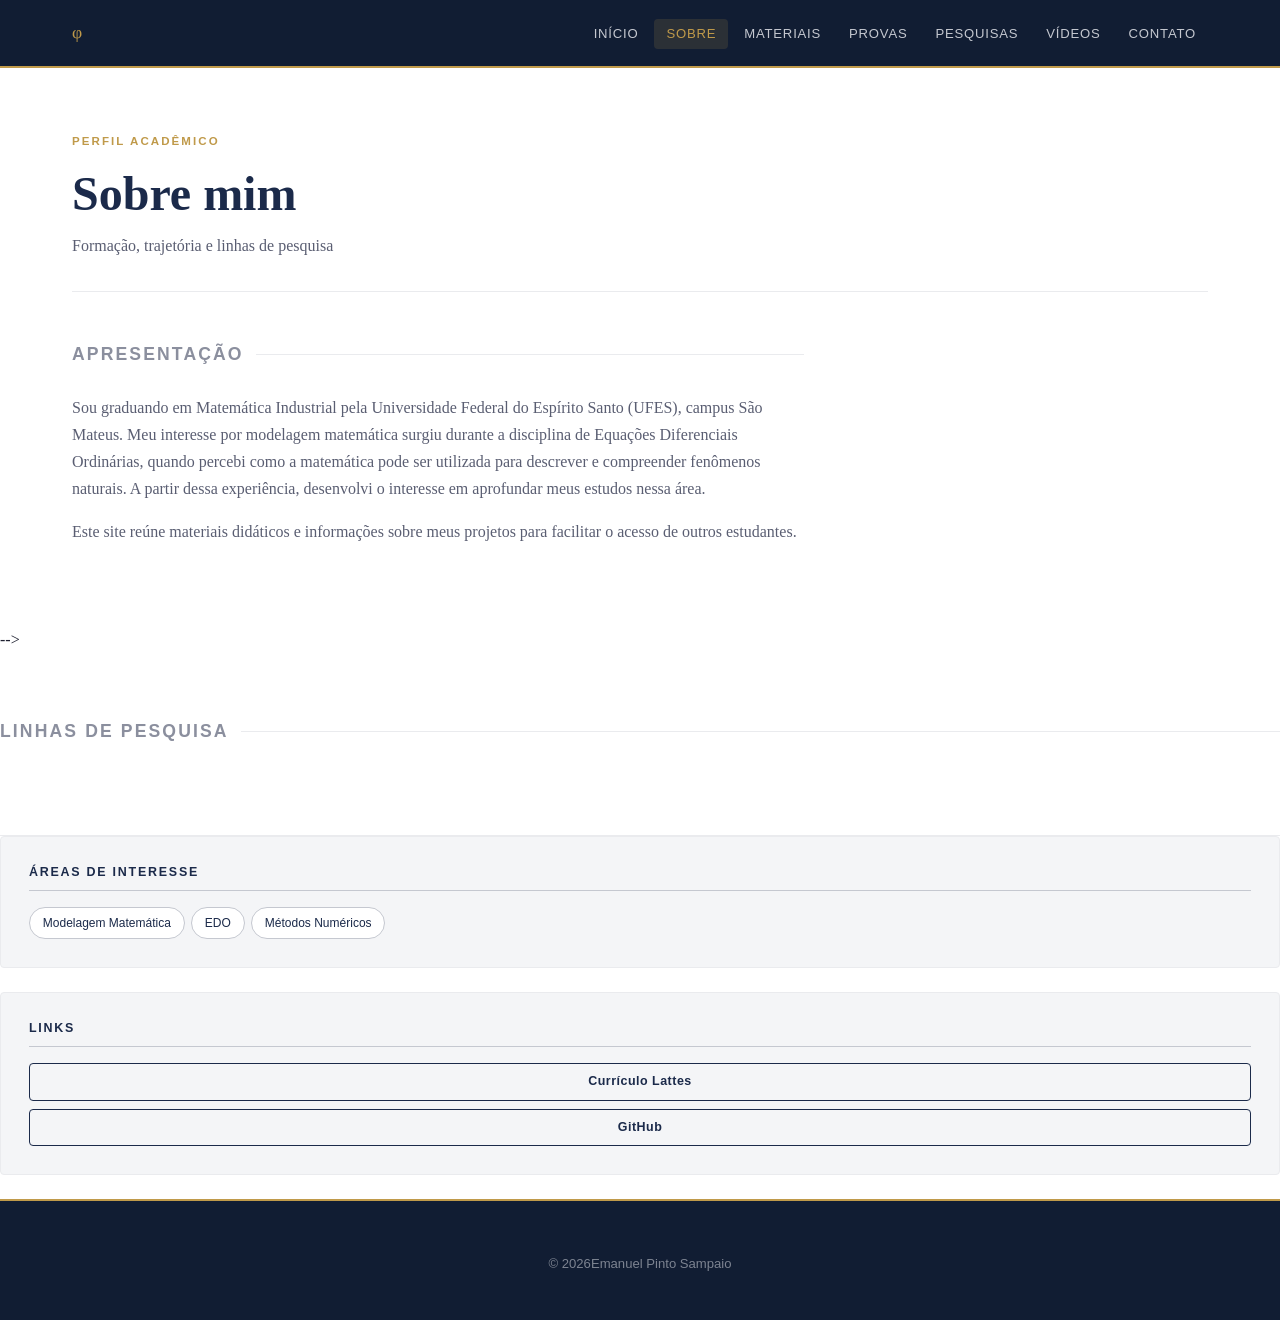
<file: sobre.html>
<!DOCTYPE html>
<html lang="pt-BR">
<head>
  <meta charset="UTF-8" />
  <meta name="viewport" content="width=device-width, initial-scale=1.0" />
  <title>Sobre — Emanuel Pinto Sampaio</title>
  <link rel="stylesheet" href="css/style.css" />
</head>
<body>

<nav class="navbar">
  <a href="index.html" class="nav-brand"><span>φ</span></a>
  <button class="nav-toggle" aria-label="Menu"><span></span><span></span><span></span></button>
  <ul class="nav-links">
    <li><a href="index.html">Início</a></li>
    <li><a href="sobre.html">Sobre</a></li>
    <li><a href="materiais.html">Materiais</a></li>
    <li><a href="provas.html">Provas</a></li>
    <li><a href="pesquisas.html">Pesquisas</a></li>
    <li><a href="videos.html">Vídeos</a></li>
    <li><a href="contato.html">Contato</a></li>
  </ul>
</nav>

<div class="page-wrapper">
  <div class="container">

    <header class="section-header">
      <p class="section-tag">Perfil acadêmico</p>
      <!-- Edite: título e subtítulo -->
      <h1>Sobre mim</h1>
      <p>Formação, trajetória e linhas de pesquisa</p>
    </header>

    <div class="about-grid">

      <!-- ===== COLUNA PRINCIPAL ===== -->
      <main>

        <!-- Edite: texto de apresentação -->
        <div class="page-section" style="padding-top:0; border-top:none;">
          <p class="section-title">Apresentação</p>
          <p>
            Sou graduando em Matemática Industrial pela Universidade Federal do Espírito Santo (UFES), campus São Mateus. 
            Meu interesse por modelagem matemática surgiu durante a disciplina de Equações Diferenciais Ordinárias, quando percebi como a matemática pode ser utilizada para descrever e compreender fenômenos naturais. 
            A partir dessa experiência, desenvolvi o interesse em aprofundar meus estudos nessa área.
          </p>
          <p>
            Este site reúne materiais didáticos e informações
            sobre meus projetos para facilitar o acesso de outros estudantes.
          </p>
        </div>

        <!-- ===== FORMAÇÃO ===== -->
         <!--
        <div class="page-section">
          <p class="section-title">Formação acadêmica</p>
          <div class="timeline">

            <div class="timeline-item" data-searchable>
              <p class="timeline-year">2012 – 2015</p>
              <p class="timeline-title">Doutorado em Matemática</p>
              <p class="timeline-sub">IMPA — Instituto de Matemática Pura e Aplicada, Rio de Janeiro</p>
              <p style="font-size:.88rem;margin-top:.4rem;">
                Tese: <em>"Regularidade de soluções para uma classe de EDP degeneradas"</em>
              </p>
            </div>

            <div class="timeline-item" data-searchable>
              <p class="timeline-year">2010 – 2012</p>
              <p class="timeline-title">Mestrado em Matemática</p>
              <p class="timeline-sub">UFMG — Universidade Federal de Minas Gerais, Belo Horizonte</p>
            </div>

            <div class="timeline-item" data-searchable>
              <p class="timeline-year">2006 – 2010</p>
              <p class="timeline-title">Licenciatura e Bacharelado em Matemática</p>
              <p class="timeline-sub">UFES — Universidade Federal do Espírito Santo, Vitória</p>
            </div>

            <!-- MODELO: copie este bloco para adicionar uma nova entrada
            <div class="timeline-item" data-searchable>
              <p class="timeline-year">ANO</p>
              <p class="timeline-title">TÍTULO DA FORMAÇÃO</p>
              <p class="timeline-sub">INSTITUIÇÃO, CIDADE</p>
            </div>
            -->
          </div>
        </div>-->

        <!-- ===== TRAJETÓRIA PROFISSIONAL ===== -->
         <!---
        <div class="page-section">
          <p class="section-title">Trajetória profissional</p>
          <div class="timeline">

            <div class="timeline-item" data-searchable>
              <p class="timeline-year">2015 – atual</p>
              <p class="timeline-title">Professor Associado</p>
              <p class="timeline-sub">Departamento de Matemática · UFES</p>
            </div>

            <div class="timeline-item" data-searchable>
              <p class="timeline-year">2016 – atual</p>
              <p class="timeline-title">Docente do Programa de Pós-Graduação em Matemática (PPGMAT)</p>
              <p class="timeline-sub">UFES</p>
            </div>

            <div class="timeline-item" data-searchable>
              <p class="timeline-year">2019</p>
              <p class="timeline-title">Pesquisador Visitante</p>
              <p class="timeline-sub">Universidade de Lisboa — Centro de Matemática e Aplicações (CMA)</p>
            </div>

          </div>
        </div>-->

        <!-- ===== LINHAS DE PESQUISA ===== -->
        <div class="page-section">
          <p class="section-title">Linhas de pesquisa</p>

          <div class="cards-grid">

            <!-- Edite: descrição das linhas de pesquisa -->
             <!--
            <div class="card" data-searchable>
              <p class="card-type">Linha principal</p>
              <h3>Equações Diferenciais Parciais</h3>
              <p>Estudo de existência, unicidade e regularidade de soluções para EDP lineares e não lineares, com ênfase em problemas degenerados e singulares.</p>
            </div>

            <div class="card" data-searchable>
              <p class="card-type">Linha principal</p>
              <h3>Análise Funcional</h3>
              <p>Espaços de Sobolev, operadores elípticos e técnicas variacionais aplicadas a problemas de fronteira livre.</p>
            </div>

            <div class="card" data-searchable>
              <p class="card-type">Linha secundária</p>
              <h3>Métodos Numéricos</h3>
              <p>Aproximação e análise de convergência de esquemas numéricos para EDP, com foco em diferenças finitas e elementos finitos.</p>
            </div> -->

            <!-- MODELO
            <div class="card" data-searchable>
              <p class="card-type">Linha principal / secundária</p>
              <h3>NOME DA LINHA</h3>
              <p>Descrição da linha de pesquisa.</p>
            </div>
            -->
          </div>
        </div>

      </main>

      <!-- ===== SIDEBAR ===== -->
      <aside>

        <!-- Edite: afiliação e cargo -->
         <!--
        <div class="sidebar-card">
          <h4>Afiliação</h4>
          <p style="font-size:.9rem;margin-bottom:.5rem;">
            <strong>UFES</strong><br>
            Universidade Federal do Espírito Santo<br>
            Departamento de Matemática
          </p>
          <p style="font-size:.85rem;color:var(--gray-500);margin:0;">
            Av. Fernando Ferrari, 514<br>
            Goiabeiras, Vitória — ES
          </p>
        </div>-->

        <!-- Edite: áreas de interesse e palavras-chave -->
        <div class="sidebar-card">
          <h4>Áreas de interesse</h4>
          <div class="tag-list">
            <span class="tag">Modelagem Matemática</span>
            <span class="tag">EDO</span>
            <span class="tag">Métodos Numéricos</span>
            <!-- Adicione mais tags conforme necessário -->
          </div>
        </div>

        <!-- Edite: links externos -->
        <div class="sidebar-card">
          <h4>Links</h4>
          <div style="display:flex;flex-direction:column;gap:.5rem;">
            <a href="http://lattes.cnpq.br/8369013349544339" target="_blank" rel="noopener" class="btn btn-outline-dark btn-sm" style="width:100%;justify-content:center;">
              Currículo Lattes
            </a>
            <a href="https://github.com/offemanuel" target="_blank" rel="noopener" class="btn btn-outline-dark btn-sm" style="width:100%;justify-content:center;">
              GitHub
            </a>
          </div>
        </div>
        

        <!-- Edite: orientações -->
         <!--
        <div class="sidebar-card">
          <h4>Orientações em andamento</h4>
          <ul style="font-family:var(--font-ui);font-size:.85rem;color:var(--text-light);display:flex;flex-direction:column;gap:.6rem;">
            <li>• 2 alunos de Doutorado</li>
            <li>• 3 alunos de Mestrado</li>
            <li>• 2 alunos de IC (PIBIC)</li> -->
            <!-- Edite conforme o número de orientandos -->
          <!---  
          </ul>
        </div> -->

      </aside>
    </div><!-- /about-grid -->

  </div><!-- /container -->
</div><!-- /page-wrapper -->

<footer>
  <p style="margin-top:.75rem;opacity:.6;">© <span id="year"></span>Emanuel Pinto Sampaio</p>
</footer>

<script src="js/main.js"></script>
<script>document.getElementById('year').textContent = new Date().getFullYear();</script>
</body>
</html>
</file>
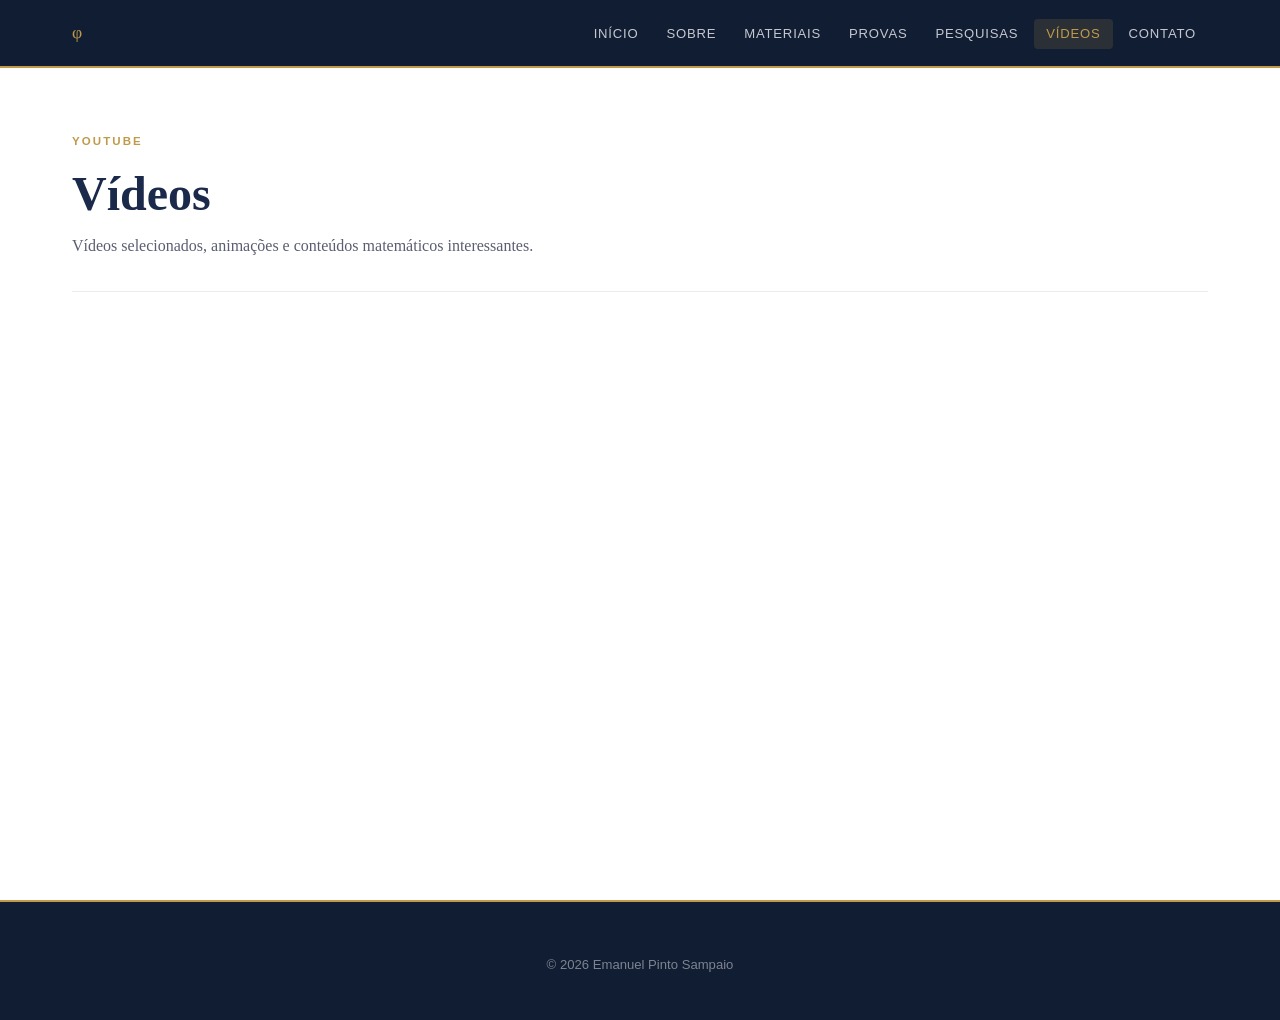
<file: videos.html>
<!DOCTYPE html>
<html lang="pt-BR">
<head>
  <meta charset="UTF-8" />
  <meta name="viewport" content="width=device-width, initial-scale=1.0" />
  <title>Vídeos — Emanuel Pinto Sampaio</title>
  <link rel="stylesheet" href="css/style.css" />
</head>
<body>

<nav class="navbar">
  <a href="index.html" class="nav-brand"><span>φ</span></a>
  <button class="nav-toggle" aria-label="Menu"><span></span><span></span><span></span></button>
  <ul class="nav-links">
    <li><a href="index.html">Início</a></li>
    <li><a href="sobre.html">Sobre</a></li>
    <li><a href="materiais.html">Materiais</a></li>
    <li><a href="provas.html">Provas</a></li>
    <li><a href="pesquisas.html">Pesquisas</a></li>
    <li><a href="videos.html">Vídeos</a></li>
    <li><a href="contato.html">Contato</a></li>
  </ul>
</nav>

<div class="page-wrapper">
  <div class="container">

    <header class="section-header">
      <p class="section-tag">YouTube</p>
      <h1>Vídeos</h1>
      <p>Vídeos selecionados, animações e conteúdos matemáticos interessantes.</p>
    </header>
    <!--
    <div class="notice">
      <strong>Como adicionar vídeos:</strong> copie o ID do vídeo do YouTube (parte final da URL: <code>youtube.com/watch?v=<strong>ID_AQUI</strong></code>) e substitua nos atributos <code>data-src</code> e no link "Ver no YouTube". A miniatura segue o padrão <code>https://img.youtube.com/vi/ID/hqdefault.jpg</code>.
    </div>
    -->
  
    <!-- ===== CÁLCULO I ===== -->
     <!-- s
    <section class="mat-category">
      <p class="mat-category-title">Cálculo I</p>

      <div class="video-grid">-->

        <!-- =============================================================
             MODELO DE CARD DE VÍDEO
             1. Substitua VIDEO_ID pelo ID do YouTube em data-src e no link
             2. Edite disciplina, título e descrição
        ============================================================= -->

        <!-- Vídeo 1
        <div class="video-card">
          <div class="video-thumb">
            <iframe
              data-src="https://www.youtube.com/embed/VIDEO_ID_1"
              style="display:none;"
              allow="accelerometer; autoplay; clipboard-write; encrypted-media; gyroscope; picture-in-picture"
              allowfullscreen
              title="Aula: Limite pelo Método da Tabela"
            ></iframe>
            <div class="video-thumb-placeholder">
              <img
                src="https://img.youtube.com/vi/VIDEO_ID_1/hqdefault.jpg"
                alt="Miniatura"
                style="position:absolute;inset:0;width:100%;height:100%;object-fit:cover;opacity:.45;"
              />
              <div class="play-btn">
                <svg width="20" height="20" fill="currentColor" viewBox="0 0 24 24"><path d="M8 5v14l11-7z"/></svg>
              </div>
              <span style="position:relative;z-index:1;">Reproduzir</span>
            </div>
          </div>
          <div class="video-info">
            <p class="video-discipline">Cálculo I</p>
            <p class="video-title">Aula 01 — Limite pelo Método da Tabela</p>
            <p class="video-desc">Introdução intuitiva ao conceito de limite. Definição informal e exemplos práticos.</p>
            <a href="https://www.youtube.com/watch?v=VIDEO_ID_1" target="_blank" rel="noopener"
               class="btn btn-outline-dark btn-sm" style="margin-top:.75rem;">
              Ver no YouTube ↗
            </a>
          </div>
        </div>-->

        <!-- Vídeo 2 
        <div class="video-card">
          <div class="video-thumb">
            <iframe
              data-src="https://www.youtube.com/embed/VIDEO_ID_2"
              style="display:none;"
              allow="accelerometer; autoplay; clipboard-write; encrypted-media; gyroscope; picture-in-picture"
              allowfullscreen
              title="Aula: Regra da Cadeia"
            ></iframe>
            <div class="video-thumb-placeholder">
              <img
                src="https://img.youtube.com/vi/VIDEO_ID_2/hqdefault.jpg"
                alt="Miniatura"
                style="position:absolute;inset:0;width:100%;height:100%;object-fit:cover;opacity:.45;"
              />
              <div class="play-btn">
                <svg width="20" height="20" fill="currentColor" viewBox="0 0 24 24"><path d="M8 5v14l11-7z"/></svg>
              </div>
              <span style="position:relative;z-index:1;">Reproduzir</span>
            </div>
          </div>
          <div class="video-info">
            <p class="video-discipline">Cálculo I</p>
            <p class="video-title">Aula 12 — Regra da Cadeia e Derivação Implícita</p>
            <p class="video-desc">Demonstração da regra da cadeia e aplicações em derivação implícita.</p>
            <a href="https://www.youtube.com/watch?v=VIDEO_ID_2" target="_blank" rel="noopener"
               class="btn btn-outline-dark btn-sm" style="margin-top:.75rem;">
              Ver no YouTube ↗
            </a>
          </div>
        </div>-->

        <!-- Vídeo 3 
        <div class="video-card">
          <div class="video-thumb">
            <iframe
              data-src="https://www.youtube.com/embed/VIDEO_ID_3"
              style="display:none;"
              allow="accelerometer; autoplay; clipboard-write; encrypted-media; gyroscope; picture-in-picture"
              allowfullscreen
              title="Aula: Teorema Fundamental do Cálculo"
            ></iframe>
            <div class="video-thumb-placeholder">
              <img
                src="https://img.youtube.com/vi/VIDEO_ID_3/hqdefault.jpg"
                alt="Miniatura"
                style="position:absolute;inset:0;width:100%;height:100%;object-fit:cover;opacity:.45;"
              />
              <div class="play-btn">
                <svg width="20" height="20" fill="currentColor" viewBox="0 0 24 24"><path d="M8 5v14l11-7z"/></svg>
              </div>
              <span style="position:relative;z-index:1;">Reproduzir</span>
            </div>
          </div>
          <div class="video-info">
            <p class="video-discipline">Cálculo I</p>
            <p class="video-title">Aula 20 — Teorema Fundamental do Cálculo</p>
            <p class="video-desc">Enunciado, demonstração e interpretação geométrica do TFC partes I e II.</p>
            <a href="https://www.youtube.com/watch?v=VIDEO_ID_3" target="_blank" rel="noopener"
               class="btn btn-outline-dark btn-sm" style="margin-top:.75rem;">
              Ver no YouTube ↗
            </a>
          </div>
        </div>-->

      </div><!-- /video-grid -->
    </section>
    
    <!-- ===== ÁLGEBRA LINEAR ===== 
    <section class="mat-category">
      <p class="mat-category-title">Álgebra Linear</p>

      <div class="video-grid">

        <div class="video-card">
          <div class="video-thumb">
            <iframe
              data-src="https://www.youtube.com/embed/VIDEO_ID_4"
              style="display:none;"
              allow="accelerometer; autoplay; clipboard-write; encrypted-media; gyroscope; picture-in-picture"
              allowfullscreen
              title="Aula: Eliminação de Gauss-Jordan"
            ></iframe>
            <div class="video-thumb-placeholder">
              <img
                src="https://img.youtube.com/vi/VIDEO_ID_4/hqdefault.jpg"
                alt="Miniatura"
                style="position:absolute;inset:0;width:100%;height:100%;object-fit:cover;opacity:.45;"
              />
              <div class="play-btn">
                <svg width="20" height="20" fill="currentColor" viewBox="0 0 24 24"><path d="M8 5v14l11-7z"/></svg>
              </div>
              <span style="position:relative;z-index:1;">Reproduzir</span>
            </div>
          </div>
          <div class="video-info">
            <p class="video-discipline">Álgebra Linear</p>
            <p class="video-title">Aula 03 — Eliminação de Gauss-Jordan</p>
            <p class="video-desc">Resolução passo a passo de sistemas lineares pelo método de Gauss-Jordan.</p>
            <a href="https://www.youtube.com/watch?v=VIDEO_ID_4" target="_blank" rel="noopener"
               class="btn btn-outline-dark btn-sm" style="margin-top:.75rem;">
              Ver no YouTube ↗
            </a>
          </div>
        </div>-->

        <!-- MODELO: copie este bloco para adicionar um vídeo
        <div class="video-card">
          <div class="video-thumb">
            <iframe
              data-src="https://www.youtube.com/embed/ID_DO_VIDEO"
              style="display:none;"
              allow="accelerometer; autoplay; clipboard-write; encrypted-media; gyroscope; picture-in-picture"
              allowfullscreen
              title="TÍTULO DO VÍDEO"
            ></iframe>
            <div class="video-thumb-placeholder">
              <img
                src="https://img.youtube.com/vi/ID_DO_VIDEO/hqdefault.jpg"
                alt="Miniatura"
                style="position:absolute;inset:0;width:100%;height:100%;object-fit:cover;opacity:.45;"
              />
              <div class="play-btn">
                <svg width="20" height="20" fill="currentColor" viewBox="0 0 24 24"><path d="M8 5v14l11-7z"/></svg>
              </div>
              <span style="position:relative;z-index:1;">Reproduzir</span>
            </div>
          </div>
          <div class="video-info">
            <p class="video-discipline">DISCIPLINA</p>
            <p class="video-title">TÍTULO DA AULA</p>
            <p class="video-desc">Descrição curta do conteúdo.</p>
            <a href="https://www.youtube.com/watch?v=ID_DO_VIDEO" target="_blank" rel="noopener"
               class="btn btn-outline-dark btn-sm" style="margin-top:.75rem;">
              Ver no YouTube ↗
            </a>
          </div>
        </div>
        -->

      </div>
    </section>

    <!-- Link para o canal completo 
    <div style="text-align:center;padding:2rem 0 3rem;">
      <a href="https://www.youtube.com/@seucanal" target="_blank" rel="noopener" class="btn btn-primary">
        <svg width="16" height="16" fill="currentColor" viewBox="0 0 24 24">
          <path d="M19.59 6.69a4.83 4.83 0 01-3.77-2.75 12.48 12.48 0 00-9.63 0A4.83 4.83 0 012.41 6.69 51 51 0 002 12a51 51 0 00.41 5.31 4.83 4.83 0 003.77 2.75 12.48 12.48 0 009.63 0 4.83 4.83 0 003.77-2.75A51 51 0 0022 12a51 51 0 00-.41-5.31zM10 15.5v-7l6 3.5z"/>
        </svg>
        Ver todos os vídeos no YouTube
      </a>
    </div> -->

  </div><!-- /container -->
</div><!-- /page-wrapper -->

<footer>
  <p style="margin-top:.75rem;opacity:.6;">© <span id="year"></span> Emanuel Pinto Sampaio</p>
</footer>

<script src="js/main.js"></script>
<script>document.getElementById('year').textContent = new Date().getFullYear();</script>
</body>
</html>
</file>
<file: css/style.css>
/* ============================================================
   SITE ACADÊMICO - FOLHA DE ESTILOS PRINCIPAL
   Editável: cores, fontes e espaçamentos estão em :root
   ============================================================ */

/* ---------- VARIÁVEIS GLOBAIS ---------- */
:root {
  --navy:       #1b2a4a;
  --navy-dark:  #111d33;
  --navy-light: #243660;
  --accent:     #c09a4a;        /* dourado sobrio */
  --accent-soft:#d4b06a;
  --white:      #ffffff;
  --off-white:  #f4f5f7;
  --gray-100:   #eaebee;
  --gray-300:   #c5c8d0;
  --gray-500:   #8b8f9e;
  --gray-700:   #4a4d5c;
  --text:       #1e2030;
  --text-light: #5a5e72;

  --font-display: 'Playfair Display', Georgia, serif;
  --font-body:    'Source Serif 4', 'Georgia', serif;
  --font-ui:      'DM Sans', 'Helvetica Neue', sans-serif;

  --nav-h:   68px;
  --radius:  4px;
  --shadow:  0 2px 12px rgba(27,42,74,.10);
  --shadow-md: 0 4px 24px rgba(27,42,74,.14);

  --transition: 0.22s ease;
}

/* ---------- RESET & BASE ---------- */
*, *::before, *::after { box-sizing: border-box; margin: 0; padding: 0; }

html { scroll-behavior: smooth; font-size: 16px; }

body {
  font-family: var(--font-body);
  color: var(--text);
  background: var(--white);
  line-height: 1.7;
  min-height: 100vh;
}

img { display: block; max-width: 100%; }

a { color: var(--navy); text-decoration: none; transition: color var(--transition); }
a:hover { color: var(--accent); }

h1, h2, h3, h4 { font-family: var(--font-display); line-height: 1.25; color: var(--navy); }
h1 { font-size: clamp(2rem, 5vw, 3rem); }
h2 { font-size: clamp(1.5rem, 3vw, 2.1rem); }
h3 { font-size: 1.25rem; }
h4 { font-size: 1.05rem; font-family: var(--font-ui); font-weight: 600; }

p { margin-bottom: 1rem; color: var(--text-light); }

ul { list-style: none; }

/* ---------- IMPORTAÇÃO DE FONTES (Google) ---------- */
@import url('https://fonts.googleapis.com/css2?family=Playfair+Display:ital,wght@0,400;0,600;0,700;1,400&family=Source+Serif+4:ital,opsz,wght@0,8..60,300;0,8..60,400;0,8..60,600;1,8..60,400&family=DM+Sans:wght@300;400;500;600&display=swap');

/* ---------- NAVBAR ---------- */
.navbar {
  position: fixed;
  top: 0; left: 0; right: 0;
  height: var(--nav-h);
  background: var(--navy-dark);
  border-bottom: 2px solid var(--accent);
  z-index: 1000;
  display: flex;
  align-items: center;
  padding: 0 max(2rem, calc((100% - 1200px)/2 + 2rem));
}

.nav-brand {
  font-family: var(--font-display);
  font-size: 1.1rem;
  color: var(--white);
  white-space: nowrap;
  margin-right: auto;
  letter-spacing: .03em;
}
.nav-brand span { color: var(--accent); }

.nav-links {
  display: flex;
  gap: .25rem;
  align-items: center;
}

.nav-links a {
  font-family: var(--font-ui);
  font-size: .82rem;
  font-weight: 500;
  letter-spacing: .06em;
  text-transform: uppercase;
  color: var(--gray-300);
  padding: .45rem .75rem;
  border-radius: var(--radius);
  transition: background var(--transition), color var(--transition);
}
.nav-links a:hover,
.nav-links a.active {
  background: rgba(192,154,74,.15);
  color: var(--accent);
}

.nav-toggle {
  display: none;
  flex-direction: column;
  gap: 5px;
  cursor: pointer;
  padding: .5rem;
  background: none;
  border: none;
  margin-left: auto;
}
.nav-toggle span {
  display: block;
  width: 24px;
  height: 2px;
  background: var(--white);
  border-radius: 2px;
  transition: transform var(--transition), opacity var(--transition);
}
.nav-toggle.open span:nth-child(1) { transform: translateY(7px) rotate(45deg); }
.nav-toggle.open span:nth-child(2) { opacity: 0; }
.nav-toggle.open span:nth-child(3) { transform: translateY(-7px) rotate(-45deg); }

/* ---------- LAYOUT PRINCIPAL ---------- */
.page-wrapper {
  padding-top: var(--nav-h);
  min-height: 100vh;
}

.container {
  max-width: 1200px;
  margin: 0 auto;
  padding: 0 2rem;
}

/* ---------- HERO (index) ---------- */
.hero {
  background: var(--navy-dark);
  background-image:
    radial-gradient(ellipse 800px 500px at 70% 50%, rgba(192,154,74,.07) 0%, transparent 70%),
    linear-gradient(160deg, var(--navy-dark) 60%, var(--navy-light) 100%);
  padding: 7rem 2rem 5rem;
  position: relative;
  overflow: hidden;
}
.hero::before {
  content: '';
  position: absolute;
  inset: 0;
  background-image: url("data:image/svg+xml,%3Csvg xmlns='http://www.w3.org/2000/svg' width='60' height='60'%3E%3Cpath d='M0 0h60v60H0z' fill='none'/%3E%3Ccircle cx='30' cy='30' r='.7' fill='rgba(255,255,255,.04)'/%3E%3C/svg%3E");
  pointer-events: none;
}

.hero-inner {
  max-width: 1200px;
  margin: 0 auto;
  display: grid;
  grid-template-columns: 1fr auto;
  gap: 4rem;
  align-items: center;
  position: relative;
}

.hero-tag {
  font-family: var(--font-ui);
  font-size: .75rem;
  font-weight: 600;
  letter-spacing: .15em;
  text-transform: uppercase;
  color: var(--accent);
  margin-bottom: 1.25rem;
  display: flex;
  align-items: center;
  gap: .6rem;
}
.hero-tag::before {
  content: '';
  display: inline-block;
  width: 2rem;
  height: 1.5px;
  background: var(--accent);
}

.hero h1 {
  color: var(--white);
  font-size: clamp(2.2rem, 5vw, 3.4rem);
  font-weight: 700;
  margin-bottom: .75rem;
  line-height: 1.15;
}

.hero-subtitle {
  font-family: var(--font-ui);
  font-size: 1rem;
  color: var(--gray-300);
  margin-bottom: 2rem;
  max-width: 540px;
}

.hero-bio {
  color: rgba(255,255,255,.65);
  font-size: .98rem;
  max-width: 520px;
  margin-bottom: 2.5rem;
  line-height: 1.75;
}

.hero-actions {
  display: flex;
  gap: 1rem;
  flex-wrap: wrap;
}

/* Foto do professor */
.hero-photo {
  width: 200px;
  height: 200px;
  border-radius: 50%;
  border: 3px solid var(--accent);
  object-fit: cover;
  box-shadow: 0 0 0 8px rgba(192,154,74,.12);
  flex-shrink: 0;
}
.hero-photo-placeholder {
  width: 200px;
  height: 200px;
  border-radius: 50%;
  border: 3px solid var(--accent);
  background: var(--navy-light);
  display: flex;
  flex-direction: column;
  align-items: center;
  justify-content: center;
  gap: .5rem;
  flex-shrink: 0;
  color: var(--gray-300);
  font-family: var(--font-ui);
  font-size: .75rem;
  letter-spacing: .08em;
  text-align: center;
}
.hero-photo-placeholder svg { opacity: .4; }

/* Quick links (home) */
.quick-links {
  background: var(--off-white);
  border-top: 3px solid var(--accent);
}
.quick-links-inner {
  max-width: 1200px;
  margin: 0 auto;
  padding: 2.5rem 2rem;
  display: grid;
  grid-template-columns: repeat(auto-fit, minmax(180px, 1fr));
  gap: 1rem;
}
.quick-card {
  display: flex;
  flex-direction: column;
  align-items: flex-start;
  gap: .4rem;
  background: var(--white);
  border: 1px solid var(--gray-100);
  border-radius: var(--radius);
  padding: 1.25rem 1.4rem;
  transition: box-shadow var(--transition), border-color var(--transition), transform var(--transition);
  cursor: pointer;
}
.quick-card:hover {
  box-shadow: var(--shadow-md);
  border-color: var(--accent);
  transform: translateY(-2px);
}
.quick-card-icon {
  width: 36px;
  height: 36px;
  background: rgba(27,42,74,.07);
  border-radius: 50%;
  display: flex;
  align-items: center;
  justify-content: center;
  color: var(--navy);
  margin-bottom: .25rem;
}
.quick-card-title {
  font-family: var(--font-ui);
  font-weight: 600;
  font-size: .88rem;
  color: var(--navy);
}
.quick-card-desc {
  font-family: var(--font-ui);
  font-size: .78rem;
  color: var(--gray-500);
  margin: 0;
}

/* ---------- BOTÕES ---------- */
.btn {
  display: inline-flex;
  align-items: center;
  gap: .5rem;
  font-family: var(--font-ui);
  font-size: .85rem;
  font-weight: 600;
  letter-spacing: .04em;
  padding: .65rem 1.5rem;
  border-radius: var(--radius);
  border: 1.5px solid transparent;
  cursor: pointer;
  transition: background var(--transition), color var(--transition),
              border-color var(--transition), box-shadow var(--transition),
              transform var(--transition);
  text-decoration: none;
}
.btn:hover { transform: translateY(-1px); }
.btn:active { transform: translateY(0); }

.btn-primary {
  background: var(--accent);
  color: var(--navy-dark);
  border-color: var(--accent);
}
.btn-primary:hover {
  background: var(--accent-soft);
  border-color: var(--accent-soft);
  color: var(--navy-dark);
  box-shadow: 0 4px 16px rgba(192,154,74,.3);
}

.btn-outline {
  background: transparent;
  color: var(--white);
  border-color: rgba(255,255,255,.35);
}
.btn-outline:hover {
  background: rgba(255,255,255,.1);
  border-color: rgba(255,255,255,.6);
  color: var(--white);
}

.btn-outline-dark {
  background: transparent;
  color: var(--navy);
  border-color: var(--navy);
}
.btn-outline-dark:hover {
  background: var(--navy);
  color: var(--white);
}

.btn-sm {
  font-size: .78rem;
  padding: .45rem 1rem;
}

.btn-download {
  background: var(--navy);
  color: var(--white);
  border-color: var(--navy);
}
.btn-download:hover {
  background: var(--navy-light);
  border-color: var(--navy-light);
  color: var(--white);
  box-shadow: var(--shadow);
}

/* ---------- CABEÇALHO DE SEÇÃO ---------- */
.section-header {
  padding: 4rem 0 2rem;
  border-bottom: 1px solid var(--gray-100);
  margin-bottom: 3rem;
}
.section-header .section-tag {
  font-family: var(--font-ui);
  font-size: .72rem;
  font-weight: 600;
  letter-spacing: .18em;
  text-transform: uppercase;
  color: var(--accent);
  margin-bottom: .75rem;
}
.section-header h1,
.section-header h2 { margin-bottom: .5rem; }
.section-header p { max-width: 600px; margin-bottom: 0; }

/* ---------- PÁGINA PRINCIPAL (seções internas) ---------- */
.page-section {
  padding: 4rem 0;
  border-bottom: 1px solid var(--gray-100);
}
.page-section:last-child { border-bottom: none; }
.section-title {
  font-size: 1.1rem;
  font-family: var(--font-ui);
  font-weight: 600;
  text-transform: uppercase;
  letter-spacing: .12em;
  color: var(--gray-500);
  margin-bottom: 1.5rem;
  display: flex;
  align-items: center;
  gap: .75rem;
}
.section-title::after {
  content: '';
  flex: 1;
  height: 1px;
  background: var(--gray-100);
}

/* ---------- CARDS GENÉRICOS ---------- */
.cards-grid {
  display: grid;
  grid-template-columns: repeat(auto-fill, minmax(300px, 1fr));
  gap: 1.5rem;
}

.card {
  background: var(--white);
  border: 1px solid var(--gray-100);
  border-radius: var(--radius);
  padding: 1.5rem;
  transition: box-shadow var(--transition), border-color var(--transition);
  display: flex;
  flex-direction: column;
}
.card:hover {
  box-shadow: var(--shadow-md);
  border-color: var(--gray-300);
}

.card-type {
  font-family: var(--font-ui);
  font-size: .7rem;
  font-weight: 600;
  letter-spacing: .12em;
  text-transform: uppercase;
  color: var(--accent);
  margin-bottom: .6rem;
}
.card h3 { font-size: 1.05rem; margin-bottom: .5rem; }
.card p { font-size: .9rem; flex: 1; margin-bottom: 1.25rem; }
.card-footer { margin-top: auto; }

/* ---------- MATERIAIS ---------- */
.material-item {
  display: flex;
  align-items: flex-start;
  gap: 1rem;
  padding: 1.25rem 1.5rem;
  background: var(--white);
  border: 1px solid var(--gray-100);
  border-left: 3px solid var(--accent);
  border-radius: var(--radius);
  transition: box-shadow var(--transition);
  margin-bottom: .75rem;
}
.material-item:hover { box-shadow: var(--shadow); }

.material-icon {
  width: 42px;
  height: 42px;
  background: var(--off-white);
  border-radius: var(--radius);
  display: flex;
  align-items: center;
  justify-content: center;
  flex-shrink: 0;
  color: var(--navy);
}

.material-info { flex: 1; }
.material-info h4 { font-size: .98rem; color: var(--navy); margin-bottom: .2rem; }
.material-info p { font-size: .85rem; color: var(--gray-500); margin: 0; }

.material-action { flex-shrink: 0; align-self: center; }

/* Categorias de materiais */
.mat-category { margin-bottom: 3rem; }
.mat-category-title {
  font-family: var(--font-ui);
  font-size: .8rem;
  font-weight: 700;
  letter-spacing: .14em;
  text-transform: uppercase;
  color: var(--navy);
  padding: .5rem 0;
  border-bottom: 2px solid var(--navy);
  margin-bottom: 1.25rem;
}

/* ---------- BUSCA ---------- */
.search-bar {
  position: relative;
  margin-bottom: 2.5rem;
}
.search-bar input {
  width: 100%;
  padding: .85rem 1.2rem .85rem 3rem;
  border: 1.5px solid var(--gray-300);
  border-radius: var(--radius);
  font-family: var(--font-ui);
  font-size: .95rem;
  color: var(--text);
  background: var(--white);
  transition: border-color var(--transition), box-shadow var(--transition);
  outline: none;
}
.search-bar input:focus {
  border-color: var(--navy);
  box-shadow: 0 0 0 3px rgba(27,42,74,.08);
}
.search-bar .search-icon {
  position: absolute;
  left: 1rem;
  top: 50%;
  transform: translateY(-50%);
  color: var(--gray-500);
  pointer-events: none;
}
#search-count {
  font-family: var(--font-ui);
  font-size: .82rem;
  color: var(--gray-500);
  margin-top: .5rem;
  min-height: 1.2em;
}

/* ---------- PROVAS ---------- */
.subject-block { margin-bottom: 3.5rem; }
.subject-block > h3 {
  font-family: var(--font-ui);
  font-weight: 700;
  font-size: 1rem;
  letter-spacing: .1em;
  text-transform: uppercase;
  color: var(--white);
  background: var(--navy);
  padding: .6rem 1.2rem;
  border-radius: var(--radius);
  margin-bottom: 1.25rem;
  display: inline-block;
}

.exam-tabs {
  display: flex;
  gap: .5rem;
  flex-wrap: wrap;
  margin-bottom: 1.25rem;
}
.exam-tab {
  font-family: var(--font-ui);
  font-size: .78rem;
  font-weight: 600;
  letter-spacing: .08em;
  text-transform: uppercase;
  padding: .4rem 1rem;
  border-radius: 50px;
  border: 1.5px solid var(--gray-300);
  cursor: pointer;
  background: transparent;
  color: var(--gray-700);
  transition: all var(--transition);
}
.exam-tab:hover,
.exam-tab.active {
  background: var(--navy);
  color: var(--white);
  border-color: var(--navy);
}

.exam-panel { display: none; }
.exam-panel.active { display: block; }

.exam-row {
  display: flex;
  align-items: center;
  justify-content: space-between;
  padding: .85rem 1.2rem;
  border-radius: var(--radius);
  border: 1px solid var(--gray-100);
  margin-bottom: .5rem;
  transition: background var(--transition);
  gap: 1rem;
}
.exam-row:hover { background: var(--off-white); }
.exam-row-info { flex: 1; }
.exam-row-info span {
  display: block;
  font-family: var(--font-ui);
  font-size: .88rem;
  font-weight: 500;
  color: var(--text);
}
.exam-row-info small {
  font-size: .78rem;
  color: var(--gray-500);
}

/* ---------- PESQUISA ---------- */
.research-card {
  background: var(--white);
  border: 1px solid var(--gray-100);
  border-radius: var(--radius);
  padding: 1.75rem;
  transition: box-shadow var(--transition);
}
.research-card:hover { box-shadow: var(--shadow-md); }

.research-badge {
  display: inline-block;
  font-family: var(--font-ui);
  font-size: .68rem;
  font-weight: 700;
  letter-spacing: .12em;
  text-transform: uppercase;
  padding: .25rem .75rem;
  border-radius: 50px;
  margin-bottom: 1rem;
}
.badge-active { background: rgba(22,163,74,.12); color: #15803d; }
.badge-article { background: rgba(37,99,235,.1); color: #1d4ed8; }
.badge-concluded { background: rgba(107,114,128,.12); color: #4b5563; }

.research-card h3 { font-size: 1.1rem; margin-bottom: .6rem; }

/* ---------- VÍDEOS ---------- */
.video-grid {
  display: grid;
  grid-template-columns: repeat(auto-fill, minmax(280px, 1fr));
  gap: 1.5rem;
}
.video-card {
  border: 1px solid var(--gray-100);
  border-radius: var(--radius);
  overflow: hidden;
  transition: box-shadow var(--transition), transform var(--transition);
}
.video-card:hover { box-shadow: var(--shadow-md); transform: translateY(-2px); }

.video-thumb {
  position: relative;
  padding-bottom: 56.25%; /* 16:9 */
  background: var(--navy-dark);
  overflow: hidden;
}
.video-thumb iframe {
  position: absolute;
  inset: 0;
  width: 100%;
  height: 100%;
  border: none;
}
.video-thumb-placeholder {
  position: absolute;
  inset: 0;
  display: flex;
  flex-direction: column;
  align-items: center;
  justify-content: center;
  background: var(--navy);
  gap: .75rem;
  cursor: pointer;
  transition: background var(--transition);
}
.video-thumb-placeholder:hover { background: var(--navy-light); }
.video-thumb-placeholder span {
  font-family: var(--font-ui);
  font-size: .8rem;
  color: var(--gray-300);
}
.play-btn {
  width: 52px;
  height: 52px;
  border-radius: 50%;
  background: rgba(192,154,74,.9);
  display: flex;
  align-items: center;
  justify-content: center;
  color: var(--white);
  transition: transform var(--transition);
}
.video-thumb-placeholder:hover .play-btn { transform: scale(1.1); }

.video-info { padding: 1.1rem 1.25rem; }
.video-discipline {
  font-family: var(--font-ui);
  font-size: .7rem;
  font-weight: 700;
  letter-spacing: .12em;
  text-transform: uppercase;
  color: var(--accent);
  margin-bottom: .35rem;
}
.video-title {
  font-family: var(--font-ui);
  font-weight: 600;
  font-size: .9rem;
  color: var(--navy);
  margin-bottom: .3rem;
}
.video-desc { font-size: .82rem; color: var(--gray-500); margin: 0; }

/* ---------- CONTATO ---------- */
.contact-grid {
  display: grid;
  grid-template-columns: 1fr 1fr;
  gap: 3rem;
  align-items: start;
}

.contact-item {
  display: flex;
  align-items: center;
  gap: 1rem;
  padding: 1.1rem 1.4rem;
  background: var(--white);
  border: 1px solid var(--gray-100);
  border-radius: var(--radius);
  margin-bottom: .75rem;
  transition: box-shadow var(--transition), border-color var(--transition);
  text-decoration: none;
}
.contact-item:hover {
  box-shadow: var(--shadow);
  border-color: var(--accent);
}
.contact-icon {
  width: 42px;
  height: 42px;
  border-radius: 50%;
  background: var(--off-white);
  display: flex;
  align-items: center;
  justify-content: center;
  color: var(--navy);
  flex-shrink: 0;
}
.contact-label {
  font-family: var(--font-ui);
  font-size: .72rem;
  text-transform: uppercase;
  letter-spacing: .1em;
  color: var(--gray-500);
}
.contact-value {
  font-family: var(--font-ui);
  font-size: .9rem;
  font-weight: 500;
  color: var(--navy);
}

/* ---------- SOBRE ---------- */
.timeline {
  position: relative;
  padding-left: 1.75rem;
}
.timeline::before {
  content: '';
  position: absolute;
  left: .35rem;
  top: 0;
  bottom: 0;
  width: 1.5px;
  background: var(--gray-100);
}
.timeline-item {
  position: relative;
  padding-bottom: 2rem;
}
.timeline-item::before {
  content: '';
  position: absolute;
  left: -1.5rem;
  top: .35rem;
  width: 9px;
  height: 9px;
  border-radius: 50%;
  background: var(--accent);
  border: 2px solid var(--white);
  box-shadow: 0 0 0 2px var(--accent);
}
.timeline-year {
  font-family: var(--font-ui);
  font-size: .75rem;
  font-weight: 700;
  letter-spacing: .1em;
  text-transform: uppercase;
  color: var(--accent);
  margin-bottom: .25rem;
}
.timeline-title {
  font-family: var(--font-ui);
  font-weight: 600;
  font-size: .98rem;
  color: var(--navy);
  margin-bottom: .2rem;
}
.timeline-sub {
  font-family: var(--font-ui);
  font-size: .85rem;
  color: var(--gray-500);
  margin: 0;
}

/* ---------- SIDEBAR SOBRE ---------- */
.about-grid {
  display: grid;
  grid-template-columns: 1fr 340px;
  gap: 4rem;
  align-items: start;
}
.sidebar-card {
  background: var(--off-white);
  border: 1px solid var(--gray-100);
  border-radius: var(--radius);
  padding: 1.75rem;
  margin-bottom: 1.5rem;
}
.sidebar-card h4 {
  font-family: var(--font-ui);
  font-size: .78rem;
  font-weight: 700;
  letter-spacing: .14em;
  text-transform: uppercase;
  color: var(--navy);
  margin-bottom: 1rem;
  padding-bottom: .6rem;
  border-bottom: 1.5px solid var(--gray-300);
}
.tag-list { display: flex; flex-wrap: wrap; gap: .4rem; }
.tag {
  font-family: var(--font-ui);
  font-size: .75rem;
  font-weight: 500;
  padding: .3rem .8rem;
  background: var(--white);
  border: 1px solid var(--gray-300);
  border-radius: 50px;
  color: var(--navy);
}

/* ---------- RODAPÉ ---------- */
footer {
  background: var(--navy-dark);
  color: var(--gray-300);
  padding: 2.5rem 2rem;
  text-align: center;
  font-family: var(--font-ui);
  font-size: .82rem;
  border-top: 2px solid var(--accent);
}
footer a { color: var(--accent); }
footer p { margin: .25rem 0; color: var(--gray-300); }

/* ---------- NOTICE / EMPTY STATE ---------- */
.empty-state {
  text-align: center;
  padding: 3rem;
  color: var(--gray-500);
  font-family: var(--font-ui);
  font-size: .9rem;
}

.notice {
  background: rgba(192,154,74,.08);
  border: 1px solid rgba(192,154,74,.3);
  border-radius: var(--radius);
  padding: .75rem 1.25rem;
  font-family: var(--font-ui);
  font-size: .82rem;
  color: var(--gray-700);
  margin-bottom: 1.5rem;
}
.notice strong { color: var(--navy); }

/* ---------- RESPONSIVO ---------- */
@media (max-width: 900px) {
  .about-grid { grid-template-columns: 1fr; }
  .contact-grid { grid-template-columns: 1fr; }
  .hero-inner { grid-template-columns: 1fr; }
  .hero-photo, .hero-photo-placeholder {
    width: 140px; height: 140px;
    margin: 0 auto;
    order: -1;
  }
}

@media (max-width: 720px) {
  .nav-links {
    display: none;
    position: fixed;
    top: var(--nav-h);
    left: 0; right: 0;
    background: var(--navy-dark);
    flex-direction: column;
    padding: 1rem;
    gap: .15rem;
    border-bottom: 2px solid var(--accent);
  }
  .nav-links.open { display: flex; }
  .nav-links a { padding: .65rem 1rem; width: 100%; }
  .nav-toggle { display: flex; }

  .hero { padding: 4rem 1.5rem 3rem; }
  .hero-actions { flex-direction: column; }
  .container { padding: 0 1.25rem; }
  .quick-links-inner { grid-template-columns: repeat(2, 1fr); }
  .section-header { padding: 2.5rem 0 1.5rem; }
}

@media (max-width: 480px) {
  .quick-links-inner { grid-template-columns: 1fr; }
  .cards-grid { grid-template-columns: 1fr; }
  .video-grid { grid-template-columns: 1fr; }
}
</file>
